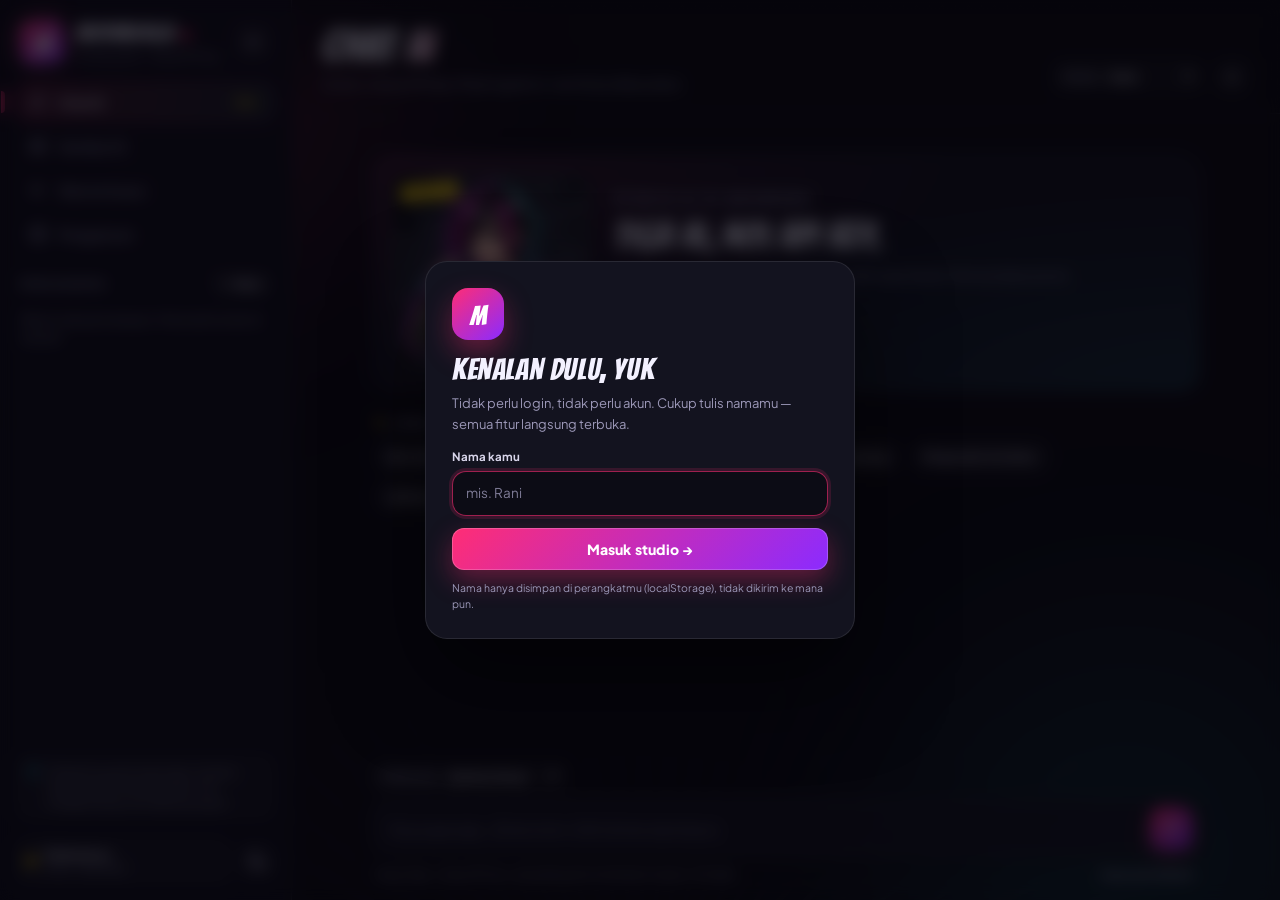
<file: index.html>
<!DOCTYPE html>
<html lang="id" data-theme="dark">
<head>
<meta charset="utf-8">
<meta name="viewport" content="width=device-width, initial-scale=1, viewport-fit=cover">
<title>ModManga AI — Chat, Gambar & Suara AI Gratis Tanpa API Key</title>
<meta name="description" content="Studio AI gratis tanpa API key: chat dengan AI, buat gambar AI, dan ubah teks jadi suara neural. Semua berjalan di browser, hasil tersimpan di perangkatmu.">
<meta name="theme-color" content="#0b0b12">
<meta name="color-scheme" content="dark light">
<meta name="author" content="ModManga AI">
<meta property="og:type" content="website">
<meta property="og:site_name" content="ModManga AI">
<meta property="og:locale" content="id_ID">
<meta property="og:title" content="ModManga AI — Studio AI Gratis Tanpa API Key">
<meta property="og:description" content="Chat AI, gambar AI, dan text-to-speech neural. Gratis, tanpa API key, tanpa server.">
<meta property="og:image" content="assets/og.jpg">
<meta name="twitter:card" content="summary_large_image">
<meta name="twitter:title" content="ModManga AI — Studio AI Gratis Tanpa API Key">
<meta name="twitter:description" content="Chat AI, gambar AI, dan suara neural. Gratis, tanpa API key, langsung di browser.">
<meta name="twitter:image" content="assets/og.jpg">
<link rel="icon" href="assets/icon.svg" type="image/svg+xml">
<link rel="apple-touch-icon" href="assets/icon-192.png">
<link rel="manifest" href="manifest.webmanifest">
<link rel="preconnect" href="https://fonts.googleapis.com">
<link rel="preconnect" href="https://fonts.gstatic.com" crossorigin>
<link href="https://fonts.googleapis.com/css2?family=Bangers&family=Plus+Jakarta+Sans:wght@400;500;600;700;800&family=JetBrains+Mono:wght@400;600&display=swap" rel="stylesheet">
<link rel="stylesheet" href="assets/css/app.css">
</head>
<body>

<!-- ==================== SPLASH LOADING ==================== -->
<div class="splash" id="splash" aria-live="polite" aria-label="Memuat ModManga AI">
  <div class="splash-grid" aria-hidden="true"></div>
  <div class="splash-glow" aria-hidden="true"></div>
  <div class="splash-inner">
    <div class="splash-logo" aria-hidden="true">
      <span class="splash-ring"></span>
      <span class="splash-ring is-slow"></span>
      <span class="splash-mark">M</span>
    </div>
    <div class="splash-brand">MODMANGA<span>AI</span></div>
    <p class="splash-tag">Studio gratis: chat, gambar, dan suara — tanpa API key.</p>
    <div class="splash-progress"><i id="splashBar"></i></div>
    <p class="splash-status" id="splashStatus">Menyalakan mesin…</p>
  </div>
  <p class="splash-foot">Malam Ink · v1.1</p>
  <noscript>
    <p style="position:absolute;bottom:48px;left:0;right:0;text-align:center;color:#b9b5cf;font-size:13px">
      JavaScript perlu diaktifkan untuk memakai studio ini.
    </p>
  </noscript>
  <script>
    /* jaring pengaman: jangan pernah biarkan splash menggantung */
    setTimeout(function () {
      var el = document.getElementById("splash");
      if (el) {
        el.classList.add("is-out");
        setTimeout(function () { el.remove(); }, 600);
      }
    }, 7000);
  </script>
</div>

<!-- ==================== NAMA PENGGUNA (tanpa login) ==================== -->
<div class="onboard" id="onboard" hidden>
  <div class="onboard-card" role="dialog" aria-modal="true" aria-labelledby="onboardTitle">
    <div class="onboard-badge" aria-hidden="true">M</div>
    <h2 id="onboardTitle">Kenalan dulu, yuk</h2>
    <p class="onboard-sub">Tidak perlu login, tidak perlu akun. Cukup tulis namamu — semua fitur langsung terbuka.</p>
    <form id="onboardForm">
      <label class="field">
        <span>Nama kamu</span>
        <input id="onboardName" type="text" maxlength="24" placeholder="mis. Rani" autocomplete="nickname" enterkeyhint="done" required>
      </label>
      <button class="primary-btn" type="submit">Masuk studio →</button>
    </form>
    <p class="onboard-note">Nama hanya disimpan di perangkatmu (localStorage), tidak dikirim ke mana pun.</p>
  </div>
</div>
<a class="skip-link" href="#main">Lompat ke konten</a>
<div class="bg-fx" aria-hidden="true">
  <div class="bg-glow bg-glow-a"></div>
  <div class="bg-glow bg-glow-b"></div>
  <div class="bg-halftone"></div>
  <div class="bg-lines"></div>
</div>

<div class="app" id="app">
  <!-- ==================== SIDEBAR ==================== -->
  <aside class="sidebar" id="sidebar" aria-label="Menu utama">
    <div class="brand">
      <div class="brand-mark" aria-hidden="true"><span>M</span></div>
      <div class="brand-text">
        <div class="brand-name">MODMANGA<span class="brand-dot">AI</span></div>
        <div class="brand-sub">Studio gratis · tanpa API key</div>
      </div>
      <button class="icon-btn sidebar-close" id="sidebarClose" aria-label="Tutup menu">
        <svg class="ico" aria-hidden="true"><use href="#i-close"></use></svg>
      </button>
    </div>

    <nav class="nav" aria-label="Navigasi utama">
      <a class="nav-item" href="#chat" data-nav="chat">
        <svg class="ico" aria-hidden="true"><use href="#i-chat"></use></svg>
        <span>Chat AI</span>
        <span class="nav-badge">30s</span>
      </a>
      <a class="nav-item" href="#gambar" data-nav="gambar">
        <svg class="ico" aria-hidden="true"><use href="#i-image"></use></svg>
        <span>Gambar AI</span>
      </a>
      <a class="nav-item" href="#suara" data-nav="suara">
        <svg class="ico" aria-hidden="true"><use href="#i-audio"></use></svg>
        <span>Teks ke Suara</span>
      </a>
      <a class="nav-item" href="#pengaturan" data-nav="pengaturan">
        <svg class="ico" aria-hidden="true"><use href="#i-settings"></use></svg>
        <span>Pengaturan</span>
      </a>
    </nav>

    <div class="side-chat" id="sideChat">
      <div class="side-head">
        <span>Percakapan</span>
        <button class="mini-btn" id="newChatBtn" type="button">
          <svg class="ico" aria-hidden="true"><use href="#i-plus"></use></svg> Baru
        </button>
      </div>
      <div class="conv-list" id="convList"></div>
      <p class="side-tip">
        <svg class="ico" aria-hidden="true"><use href="#i-info"></use></svg>
        Pollinations gratis tanpa login. Gambar langsung diproses tanpa jeda; chat mengikuti batas ±30 detik per pesan.
      </p>
    </div>

    <div class="side-foot">
      <button class="engine-status" id="engineStatus" type="button" title="Status mesin AI">
        <span class="dot dot-off" id="engineDot"></span>
        <span class="engine-status-text">
          <b id="engineStatusTitle">Pollinations</b>
          <small id="engineStatusSub">Gratis · tanpa login</small>
        </span>
      </button>
      <button class="icon-btn" id="themeToggle" type="button" aria-label="Ganti tema" title="Ganti tema">
        <svg class="ico ico-sun" aria-hidden="true"><use href="#i-sun"></use></svg>
        <svg class="ico ico-moon" aria-hidden="true"><use href="#i-moon"></use></svg>
      </button>
    </div>
  </aside>
  <div class="drawer-scrim" id="drawerScrim" hidden></div>

  <!-- ==================== MAIN ==================== -->
  <main class="main" id="main">
    <header class="mobile-bar">
      <button class="icon-btn" id="menuBtn" type="button" aria-label="Buka menu">
        <svg class="ico" aria-hidden="true"><use href="#i-menu"></use></svg>
      </button>
      <div class="brand-mini">MODMANGA<span>AI</span></div>
      <button class="icon-btn" id="themeToggleMobile" type="button" aria-label="Ganti tema">
        <svg class="ico ico-sun" aria-hidden="true"><use href="#i-sun"></use></svg>
        <svg class="ico ico-moon" aria-hidden="true"><use href="#i-moon"></use></svg>
      </button>
    </header>

    <!-- ==================== CHAT ==================== -->
    <section class="view" id="view-chat" data-view="chat" hidden>
      <header class="view-head">
        <div class="view-head-text">
          <h1 class="view-title">Chat AI</h1>
          <p class="view-sub" id="chatSubtitle">Gratis, tanpa API key. Mulai ngobrol, nanti bisa dibacakan.</p>
        </div>
        <div class="head-actions">
          <label class="select-wrap">
            <span>Mesin</span>
            <select id="chatEngine">
              <option value="auto">Auto</option>
              <option value="pollinations">Pollinations</option>
              <option value="puter">Hanzal AI</option>
              <option value="custom">API sendiri</option>
            </select>
          </label>
          <label class="select-wrap" id="chatModelWrap" hidden>
            <span>Model</span>
            <select id="chatModel"></select>
          </label>
          <button class="icon-btn" id="newChatTop" type="button" title="Percakapan baru" aria-label="Percakapan baru">
            <svg class="ico" aria-hidden="true"><use href="#i-plus"></use></svg>
          </button>
        </div>
      </header>

      <div class="chat-scroll" id="chatScroll">
        <div class="messages" id="messages" aria-live="polite" aria-relevant="additions text"></div>

        <div class="chat-empty" id="chatEmpty">
          <div class="hero-card">
            <div class="hero-art">
              <img src="assets/mascot.jpg" alt="Ilustrasi maskot ModManga AI bergaya manga" width="480" height="480" onerror="this.parentElement.classList.add('art-fallback')">
              <span class="hero-tag">GRATIS</span>
            </div>
            <div class="hero-copy">
              <p class="eyebrow">Studio AI di browser</p>
              <h2>Tiga AI, nol API key.</h2>
              <p>Ngobrol, bikin ilustrasi, lalu ubah tulisan jadi suara neural. Semua tanpa server dan tanpa kartu kredit.</p>
              <div class="hero-stats">
                <span><b>0</b> API key</span>
                <span><b>0</b> biaya</span>
                <span><b>100%</b> di perangkatmu</span>
              </div>
            </div>
          </div>

          <div class="suggest-wrap">
            <p class="suggest-label"><svg class="ico" aria-hidden="true"><use href="#i-sparkles"></use></svg> Coba mulai dari sini</p>
            <div class="chips" id="suggestionChips"></div>
          </div>
        </div>
      </div>

      <button class="scroll-bottom" id="scrollBottom" type="button" hidden aria-label="Ke pesan terbaru">
        <svg class="ico" aria-hidden="true"><use href="#i-arrow-down"></use></svg>
      </button>

      <form class="composer" id="composer" autocomplete="off">
        <div class="composer-top">
          <label class="select-wrap preset-pick">
            <span>Persona</span>
            <select id="chatPersona"></select>
          </label>
          <div class="cooldown" id="chatCooldown" hidden>
            <svg class="ico" aria-hidden="true"><use href="#i-clock"></use></svg>
            <span>Jeda <b id="chatCooldownValue">0s</b></span>
          </div>
        </div>
        <div class="composer-box">
          <textarea id="chatInput" rows="1" maxlength="4000" placeholder="Tanya apa saja… (Enter kirim, Shift+Enter baris baru)" aria-label="Pesan untuk AI"></textarea>
          <button type="submit" class="send-btn" id="sendBtn" aria-label="Kirim pesan">
            <svg class="ico" aria-hidden="true"><use href="#i-send"></use></svg>
          </button>
          <button type="button" class="send-btn stop" id="stopBtn" hidden aria-label="Hentikan">
            <svg class="ico" aria-hidden="true"><use href="#i-stop"></use></svg>
          </button>
        </div>
        <div class="composer-meta">
          <span id="chatHint">Tanpa login · tanpa API key · dijeda 30 detik oleh penyedia gratis</span>
          <button type="button" class="link-btn" id="clearChatBtn">Hapus percakapan</button>
        </div>
      </form>
    </section>

    <!-- ==================== GAMBAR ==================== -->
    <section class="view" id="view-gambar" data-view="gambar" hidden>
      <header class="view-head">
        <div class="view-head-text">
          <h1 class="view-title">Gambar AI</h1>
          <p class="view-sub">Tulis imajinasi, dapatkan ilustrasi. Hasil otomatis masuk galeri di perangkatmu.</p>
        </div>
        <div class="head-actions">
          <label class="select-wrap">
            <span>Mesin</span>
            <select id="imgEngine">
              <option value="pollinations">Pollinations · Flux</option>
              <option value="puter">Hanzal AI · FLUX / GPT Image</option>
            </select>
          </label>
          <label class="select-wrap" id="imgModelWrap" hidden>
            <span>Model</span>
            <select id="imgModel"></select>
          </label>
        </div>
      </header>

      <div class="studio">
        <form class="panel controls" id="imageForm">
          <div class="field">
            <div class="field-head">
              <label for="imgPrompt">Prompt</label>
              <button type="button" class="link-btn" id="imgSurprise">Kejutkan aku</button>
            </div>
            <textarea id="imgPrompt" rows="4" maxlength="1200" placeholder="Contoh: gadis berjaket bomber di gang Tokyo saat hujan neon, angle rendah, sinematik, detail tinggi"></textarea>
            <div class="char-count"><span id="imgCount">0</span>/1200</div>
          </div>

          <div class="field">
            <span class="field-label">Gaya</span>
            <div class="chips chips-sm" id="styleChips" role="group" aria-label="Gaya gambar"></div>
          </div>

          <div class="field">
            <span class="field-label">Rasio</span>
            <div class="chips chips-sm" id="ratioChips" role="group" aria-label="Rasio gambar"></div>
          </div>

          <div class="field field-row">
            <label class="check">
              <input type="checkbox" id="imgLockSeed">
              <span>Kunci seed</span>
            </label>
            <div class="seed-input">
              <input type="number" id="imgSeed" inputmode="numeric" value="42" aria-label="Seed gambar">
              <button type="button" class="icon-btn icon-btn-sm" id="imgRandomSeed" title="Acak seed" aria-label="Acak seed">
                <svg class="ico" aria-hidden="true"><use href="#i-shuffle"></use></svg>
              </button>
            </div>
          </div>

          <div class="field field-col">
            <label class="check"><input type="checkbox" id="imgEnhance" checked><span>Penyempurnaan prompt otomatis</span></label>
            <label class="check"><input type="checkbox" id="imgSafe"><span>Filter aman (keluarga)</span></label>
          </div>

          <button class="primary-btn" id="genBtn" type="submit">
            <svg class="ico" aria-hidden="true"><use href="#i-sparkles"></use></svg>
            <span>Buat gambar</span>
          </button>
          <p class="hint" id="imgHint">Pollinations gratis tanpa login · setiap klik langsung diproses, tanpa diminta menunggu.</p>
        </form>

        <div class="panel gallery-panel">
          <div class="gallery-head">
            <h2>Galeri <span class="count" id="galleryCount">0</span></h2>
            <button class="link-btn danger" id="clearGallery" type="button">Bersihkan</button>
          </div>

          <div class="img-status" id="imgStatus" hidden>
            <div class="gen-preview" id="genPreview">
              <div class="skeleton"></div>
              <div class="gen-overlay">
                <span class="gen-spark"><svg class="ico" aria-hidden="true"><use href="#i-sparkles"></use></svg></span>
                <b id="genStatusText">Menggambar…</b>
                <small id="genStatusTime">0 detik</small>
                <button type="button" class="ghost-btn" id="cancelGen">Batalkan</button>
              </div>
            </div>
            <p class="gen-prompt" id="genPrompt"></p>
          </div>

          <div class="gallery" id="gallery"></div>
          <div class="empty" id="galleryEmpty">
            <svg class="ico empty-ico" aria-hidden="true"><use href="#i-image"></use></svg>
            <b>Belum ada gambar</b>
            <p>Gambar yang kamu buat akan tersimpan di sini, lengkap dengan prompt-nya.</p>
          </div>
        </div>
      </div>
    </section>

    <!-- ==================== SUARA ==================== -->
    <section class="view" id="view-suara" data-view="suara" hidden>
      <header class="view-head">
        <div class="view-head-text">
          <h1 class="view-title">Teks ke Suara</h1>
          <p class="view-sub">Suara neural multibahasa. Langsung di browser atau lewat mesin AI premium.</p>
        </div>
        <div class="head-actions">
          <div class="segmented" id="ttsEngineSwitch" role="tablist" aria-label="Mesin suara">
            <button type="button" data-tts-engine="browser" class="is-active" role="tab" aria-selected="true">Browser</button>
            <button type="button" data-tts-engine="puter" role="tab" aria-selected="false">Hanzal AI</button>
          </div>
        </div>
      </header>

      <div class="studio studio-tts">
        <div class="panel controls">
          <div class="field">
            <div class="field-head">
              <label for="ttsText">Naskah</label>
              <span class="char-count"><span id="ttsCount">0</span> karakter · tanpa batas</span>
            </div>
            <textarea id="ttsText" rows="7" placeholder="Tulis atau tempel teks sepanjang apa pun di sini…">Selamat datang di ModManga AI. Studio gratis untuk ngobrol, menggambar, dan bersuara — tanpa satu pun API key.</textarea>
            <div class="chips chips-sm" id="ttsSamples" role="group" aria-label="Contoh naskah"></div>
          </div>

          <!-- Browser engine -->
          <div id="browserControls">
            <div class="field">
              <label for="ttsBrowserVoice">Suara</label>
              <select id="ttsBrowserVoice" class="wide-select"></select>
            </div>
            <div class="range-row">
              <label class="range">
                <span>Kecepatan <b id="ttsRateVal">1.0×</b></span>
                <input type="range" id="ttsRate" min="0.5" max="1.8" step="0.1" value="1">
              </label>
              <label class="range">
                <span>Nada <b id="ttsPitchVal">1.0</b></span>
                <input type="range" id="ttsPitch" min="0.5" max="1.6" step="0.1" value="1">
              </label>
            </div>
            <p class="hint">Memakai mesin suara bawaan perangkat. Instan, gratis, bisa offline, dan tanpa batas karakter (teks panjang dibacakan per bagian). Untuk mengunduh audio, pilih mesin Puter.</p>
          </div>

          <!-- Puter engine -->
          <div id="puterControls" hidden>
            <div class="field-grid">
              <div class="field">
                <label for="ttsProvider">Penyedia</label>
                <select id="ttsProvider" class="wide-select">
                  <option value="gemini">Google Gemini TTS</option>
                  <option value="openai">OpenAI TTS</option>
                  <option value="elevenlabs">ElevenLabs</option>
                  <option value="aws-polly">AWS Polly</option>
                </select>
              </div>
              <div class="field">
                <label for="ttsVoice">Karakter suara</label>
                <select id="ttsVoice" class="wide-select"></select>
              </div>
            </div>
            <div class="field">
              <label for="ttsStyle">Gaya bicara <span class="label-note">(opsional)</span></label>
              <input type="text" id="ttsStyle" maxlength="300" placeholder="Contoh: hangat, santai, seperti narator cerita" value="Bicara dalam Bahasa Indonesia yang natural, hangat, dan jelas.">
            </div>
            <p class="hint">Hanzal AI butuh login akun Puter gratis (bukan API key). Login sekali di popup Puter, setelah itu suara neural & unduhan aktif. Biaya pemakaian ditanggung akunmu sendiri.</p>
          </div>

          <button class="primary-btn" id="ttsBtn" type="button">
            <svg class="ico" aria-hidden="true"><use href="#i-play"></use></svg>
            <span>Bacakan</span>
          </button>
        </div>

        <div class="panel player-panel">
          <div class="player-head">
            <h2>Pemutar</h2>
            <span class="engine-chip" id="ttsEngineChip">Browser</span>
          </div>

          <div class="player" id="player">
            <div class="wave" id="wave" aria-hidden="true">
              <span></span><span></span><span></span><span></span><span></span><span></span><span></span><span></span><span></span><span></span><span></span><span></span><span></span><span></span><span></span><span></span><span></span><span></span><span></span><span></span>
            </div>
            <div class="player-empty" id="playerEmpty">
              <svg class="ico empty-ico" aria-hidden="true"><use href="#i-audio"></use></svg>
              <b>Belum ada suara</b>
              <p>Tulis naskah, pilih suara, lalu tekan Bacakan.</p>
            </div>
            <div class="player-body" id="playerBody" hidden>
              <div class="player-controls">
                <button class="round-btn" id="playPause" type="button" aria-label="Putar">
                  <svg class="ico ico-play" aria-hidden="true"><use href="#i-play"></use></svg>
                  <svg class="ico ico-pause" aria-hidden="true"><use href="#i-pause"></use></svg>
                </button>
                <div class="player-info">
                  <b id="playerTitle">Suara AI</b>
                  <small id="playerMeta">—</small>
                </div>
                <a class="icon-btn" id="downloadAudio" download="modmanga-suara.mp3" title="Unduh audio" aria-label="Unduh audio">
                  <svg class="ico" aria-hidden="true"><use href="#i-download"></use></svg>
                </a>
              </div>
              <audio id="audioEl" controls preload="metadata"></audio>
            </div>
          </div>

          <div class="history">
            <h3>Riwayat sesi</h3>
            <div id="ttsHistory" class="history-list"></div>
            <p class="empty-mini" id="ttsHistoryEmpty">Belum ada riwayat.</p>
          </div>
        </div>
      </div>
    </section>

    <!-- ==================== PENGATURAN ==================== -->
    <section class="view" id="view-pengaturan" data-view="pengaturan" hidden>
      <header class="view-head">
        <div class="view-head-text">
          <h1 class="view-title">Pengaturan</h1>
          <p class="view-sub">Semua pengaturan disimpan di browser ini saja.</p>
        </div>
      </header>

      <div class="settings">
        <section class="panel setting-card" id="profileCard">
          <div class="setting-head">
            <h2>Profil</h2>
            <p>Nama panggilanmu. Tanpa akun, tanpa login — cukup nama.</p>
          </div>
          <div class="field-row">
            <div class="field">
              <label for="setProfileName">Nama</label>
              <input id="setProfileName" type="text" maxlength="24" placeholder="Nama kamu" autocomplete="nickname">
            </div>
            <button class="primary-btn sm" id="saveProfileName" type="button">Simpan nama</button>
          </div>
          <p class="hint">Tersimpan lokal. Dipakai untuk menyapamu di studio.</p>
        </section>

        <section class="panel setting-card">
          <div class="setting-head">
            <h2>Tampilan</h2>
            <p>Pilih suasana ruang kerjamu.</p>
          </div>
          <div class="theme-cards" id="themeCards">
            <button class="theme-card" data-set-theme="dark" type="button">
              <span class="theme-swatch swatch-dark"></span>
              <b>Malam Ink</b>
              <small>Gelap, neon, fokus</small>
            </button>
            <button class="theme-card" data-set-theme="light" type="button">
              <span class="theme-swatch swatch-light"></span>
              <b>Kertas Manga</b>
              <small>Terang, bersih, cetak</small>
            </button>
          </div>
        </section>

        <section class="panel setting-card">
          <div class="setting-head">
            <h2>Mesin AI</h2>
            <p>Atur mesin default untuk chat dan gambar.</p>
          </div>
          <div class="field-grid">
            <div class="field">
              <label for="setChatEngine">Chat default</label>
              <select id="setChatEngine" class="wide-select">
                <option value="auto">Auto (rekomendasi)</option>
                <option value="pollinations">Pollinations — tanpa login</option>
                <option value="puter">Hanzal AI — perlu login Puter</option>
                <option value="custom">API sendiri (OpenAI-compatible)</option>
              </select>
            </div>
            <div class="field">
              <label for="setImageEngine">Gambar default</label>
              <select id="setImageEngine" class="wide-select">
                <option value="pollinations">Pollinations Flux</option>
                <option value="puter">Hanzal AI · FLUX / GPT Image</option>
              </select>
            </div>
          </div>
        </section>

        <section class="panel setting-card" id="puterCard">
          <div class="setting-head">
            <h2>Hanzal AI <span class="tag-opt">perlu login Puter</span></h2>
            <p>Opsional. Hanzal AI memakai <b>akun gratis Puter</b> — login sekali lewat popup, lalu dapat model kelas atas, chat tanpa jeda 30 detik, dan suara neural yang bisa diunduh.</p>
          </div>
          <div class="account-row">
            <div class="account-info">
              <span class="avatar-round" id="puterAvatar"><svg class="ico" aria-hidden="true"><use href="#i-user"></use></svg></span>
              <div>
                <b id="puterUser">Belum login ke Puter</b>
                <small id="puterUserSub">Hanzal AI butuh akun gratis Puter. Login sekali, tanpa API key.</small>
              </div>
            </div>
            <div class="account-actions">
              <button class="primary-btn sm" id="puterConnect" type="button">Login ke Puter</button>
              <button class="ghost-btn" id="puterSignOut" type="button" hidden>Keluar</button>
            </div>
          </div>
          <ul class="bullets">
            <li><b>Model:</b> GPT, Claude, Gemini, Grok, DeepSeek, Qwen, Llama, dan 400+ lainnya.</li>
            <li><b>Suara:</b> OpenAI, Gemini, ElevenLabs, AWS Polly.</li>
            <li><b>Biaya:</b> ditanggung masing-masing akun pengguna (model User-Pays), developer bayar nol.</li>
          </ul>
          <p class="hint">Dengan menekan Login ke Puter, kamu menyetujui <a href="https://puter.com" target="_blank" rel="noopener">Syarat Puter</a>. Aplikasi ini memakai <a href="https://developer.puter.com" target="_blank" rel="noopener">Puter.js</a>.</p>
        </section>

        <section class="panel setting-card">
          <div class="setting-head">
            <h2>API sendiri <span class="tag-opt">opsional</span></h2>
            <p>Punya endpoint OpenAI-compatible gratis (Groq, OpenRouter, Ollama, dsb)? Pasang di sini. Kunci disimpan hanya di browser ini.</p>
          </div>
          <div class="field">
            <label for="setCustomBase">Base URL</label>
            <input type="url" id="setCustomBase" placeholder="https://api.groq.com/openai/v1" autocomplete="off">
          </div>
          <div class="field-grid">
            <div class="field">
              <label for="setCustomKey">API key</label>
              <input type="password" id="setCustomKey" placeholder="gsk_…" autocomplete="off">
            </div>
            <div class="field">
              <label for="setCustomModel">Model</label>
              <input type="text" id="setCustomModel" placeholder="llama-3.3-70b-versatile" autocomplete="off">
            </div>
          </div>
          <div class="account-actions start">
            <button class="primary-btn sm" id="saveCustom" type="button">Simpan</button>
            <button class="ghost-btn" id="testCustom" type="button">Tes koneksi</button>
            <button class="link-btn danger" id="clearCustom" type="button">Hapus</button>
          </div>
          <p class="hint" id="customStatus"></p>
        </section>

        <section class="panel setting-card">
          <div class="setting-head">
            <h2>Data &amp; privasi</h2>
            <p>Percakapan, gambar, dan pengaturan tersimpan lokal. Tidak ada server milik kami.</p>
          </div>
          <div class="storage-stats" id="storageStats"></div>
          <div class="account-actions start">
            <button class="ghost-btn" id="exportData" type="button">
              <svg class="ico" aria-hidden="true"><use href="#i-download"></use></svg> Ekspor data
            </button>
            <button class="link-btn danger" id="clearAllData" type="button">Hapus semua data</button>
          </div>
        </section>

        <section class="panel setting-card">
          <div class="setting-head">
            <h2>Tentang &amp; FAQ</h2>
            <p>Bagaimana ini bisa gratis?</p>
          </div>
          <details class="faq">
            <summary>Benarkah tanpa API key?</summary>
            <p>Benar. Chat dan gambar memakai API publik <a href="https://pollinations.ai" target="_blank" rel="noopener">Pollinations</a> yang tidak memerlukan kunci maupun pendaftaran. Suara memakai mesin suara bawaan browser. Fitur tambahan (Hanzal AI) memakai akun gratis Puter, bukan API key.</p>
          </details>
          <details class="faq">
            <summary>Apakah gambar harus menunggu 45 detik?</summary>
            <p>Tidak. Tidak ada jeda buatan untuk gambar: setiap klik langsung diproses, dan klik berikutnya masuk antrean sehingga beberapa gambar bisa dibuat berurutan tanpa disuruh menunggu. Kalau penyedia publik sedang ramai, permintaan diulang otomatis di latar belakang. Chat tetap mengikuti batas penyedia (±30 detik per pesan) — login ke Hanzal AI (akun gratis Puter) bila ingin langsung tanpa jeda.</p>
          </details>
          <details class="faq">
            <summary>Apakah dataku dikirim ke suatu tempat?</summary>
            <p>Hanya teks yang kamu kirim ke penyedia AI saat meminta jawaban. Riwayat percakapan, galeri, dan pengaturan tetap di perangkatmu (localStorage &amp; IndexedDB) dan tidak pernah kami unggah.</p>
          </details>
          <details class="faq">
            <summary>Suara browser kedengarannya berbeda di tiap perangkat?</summary>
            <p>Mesin suara bawaan bergantung pada sistem operasi dan browser. Chrome di Android/desktop biasanya punya suara Bahasa Indonesia yang natural. Untuk hasil paling realistis dan bisa diunduh MP3/WAV, pakai Hanzal AI (login Puter).</p>
          </details>
          <details class="faq">
            <summary>Boleh dipakai komersial?</summary>
            <p>Kode aplikasi ini bebas kamu pakai. Untuk hasil gambar dan suara, ikuti ketentuan masing-masing penyedia (Pollinations, Hanzal AI/Puter, dan model di baliknya).</p>
          </details>
          <p class="about-foot">
            ModManga AI · dibuat untuk <a href="https://github.com/arumirawan358-hash/modmanga" target="_blank" rel="noopener">GitHub Pages</a> ·
            didukung <a href="https://pollinations.ai" target="_blank" rel="noopener">Pollinations</a> &amp;
            <a href="https://developer.puter.com" target="_blank" rel="noopener">Puter</a>
          </p>
        </section>
      </div>
    </section>
  </main>

  <nav class="tabbar" aria-label="Navigasi cepat">
    <a class="tab" href="#chat" data-nav="chat">
      <svg class="ico" aria-hidden="true"><use href="#i-chat"></use></svg><span>Chat</span>
    </a>
    <a class="tab" href="#gambar" data-nav="gambar">
      <svg class="ico" aria-hidden="true"><use href="#i-image"></use></svg><span>Gambar</span>
    </a>
    <a class="tab" href="#suara" data-nav="suara">
      <svg class="ico" aria-hidden="true"><use href="#i-audio"></use></svg><span>Suara</span>
    </a>
    <a class="tab" href="#pengaturan" data-nav="pengaturan">
      <svg class="ico" aria-hidden="true"><use href="#i-settings"></use></svg><span>Atur</span>
    </a>
  </nav>
</div>

<!-- ==================== LIGHTBOX ==================== -->
<dialog class="lightbox" id="lightbox" aria-label="Pratinjau gambar">
  <div class="lightbox-inner">
    <button class="icon-btn lightbox-close" id="lightboxClose" type="button" aria-label="Tutup">
      <svg class="ico" aria-hidden="true"><use href="#i-close"></use></svg>
    </button>
    <img id="lightboxImg" alt="Pratinjau gambar hasil AI">
    <div class="lightbox-bar">
      <p id="lightboxPrompt"></p>
      <div class="lightbox-actions">
        <button class="ghost-btn" id="lightboxCopy" type="button">
          <svg class="ico" aria-hidden="true"><use href="#i-copy"></use></svg> Salin prompt
        </button>
        <button class="ghost-btn" id="lightboxReuse" type="button">
          <svg class="ico" aria-hidden="true"><use href="#i-refresh"></use></svg> Pakai lagi
        </button>
        <a class="primary-btn sm" id="lightboxDownload" download="modmanga-gambar.jpg">
          <svg class="ico" aria-hidden="true"><use href="#i-download"></use></svg> Unduh
        </a>
      </div>
    </div>
  </div>
</dialog>

<div class="toasts" id="toasts" aria-live="polite" aria-atomic="false"></div>
<noscript>
  <div class="noscript">Aplikasi ini memerlukan JavaScript untuk berjalan.</div>
</noscript>

<!-- ==================== ICON SPRITE ==================== -->
<svg xmlns="http://www.w3.org/2000/svg" class="sprite" aria-hidden="true" focusable="false">
  <defs>
    <symbol id="i-chat" viewBox="0 0 24 24"><path d="M21 11.5a8.4 8.4 0 0 1-9 8.4 9.9 9.9 0 0 1-3.6-.7L3 21l1.8-4.5A8.2 8.2 0 0 1 3 11.5 8.5 8.5 0 0 1 12 3a8.5 8.5 0 0 1 9 8.5z"/></symbol>
    <symbol id="i-image" viewBox="0 0 24 24"><rect x="3" y="4" width="18" height="16" rx="2"/><circle cx="9" cy="10" r="1.6"/><path d="m21 16-5-5-6 6-3-3-4 4"/></symbol>
    <symbol id="i-audio" viewBox="0 0 24 24"><path d="M3 10v4M7 7v10M11 4v16M15 8v8M19 11v2"/></symbol>
    <symbol id="i-settings" viewBox="0 0 24 24"><circle cx="12" cy="12" r="3"/><path d="M19.4 15a1.7 1.7 0 0 0 .3 1.9l.1.1a2 2 0 1 1-2.8 2.8l-.1-.1a1.7 1.7 0 0 0-1.9-.3 1.7 1.7 0 0 0-1 1.5V21a2 2 0 1 1-4 0v-.1a1.7 1.7 0 0 0-1.1-1.5 1.7 1.7 0 0 0-1.9.3l-.1.1a2 2 0 1 1-2.8-2.8l.1-.1a1.7 1.7 0 0 0 .3-1.9 1.7 1.7 0 0 0-1.5-1H3a2 2 0 1 1 0-4h.1a1.7 1.7 0 0 0 1.5-1.1 1.7 1.7 0 0 0-.3-1.9l-.1-.1a2 2 0 1 1 2.8-2.8l.1.1a1.7 1.7 0 0 0 1.9.3H9a1.7 1.7 0 0 0 1-1.5V3a2 2 0 1 1 4 0v.1a1.7 1.7 0 0 0 1 1.5 1.7 1.7 0 0 0 1.9-.3l.1-.1a2 2 0 1 1 2.8 2.8l-.1.1a1.7 1.7 0 0 0-.3 1.9V9a1.7 1.7 0 0 0 1.5 1H21a2 2 0 1 1 0 4h-.1a1.7 1.7 0 0 0-1.5 1z"/></symbol>
    <symbol id="i-plus" viewBox="0 0 24 24"><path d="M12 5v14M5 12h14"/></symbol>
    <symbol id="i-menu" viewBox="0 0 24 24"><path d="M3 6h18M3 12h18M3 18h18"/></symbol>
    <symbol id="i-close" viewBox="0 0 24 24"><path d="M18 6 6 18M6 6l12 12"/></symbol>
    <symbol id="i-send" viewBox="0 0 24 24"><path d="M12 19V5M6 11l6-6 6 6"/></symbol>
    <symbol id="i-stop" viewBox="0 0 24 24"><rect x="6" y="6" width="12" height="12" rx="2"/></symbol>
    <symbol id="i-copy" viewBox="0 0 24 24"><rect x="9" y="9" width="12" height="12" rx="2"/><path d="M5 15H4a2 2 0 0 1-2-2V4a2 2 0 0 1 2-2h9a2 2 0 0 1 2 2v1"/></symbol>
    <symbol id="i-trash" viewBox="0 0 24 24"><path d="M3 6h18M8 6V4h8v2M19 6l-1 14H6L5 6M10 11v5M14 11v5"/></symbol>
    <symbol id="i-download" viewBox="0 0 24 24"><path d="M12 3v12M7 11l5 5 5-5M4 21h16"/></symbol>
    <symbol id="i-refresh" viewBox="0 0 24 24"><path d="M21 12a9 9 0 1 1-3-6.7M21 3v6h-6"/></symbol>
    <symbol id="i-sparkles" viewBox="0 0 24 24"><path d="M12 3l1.8 4.7L18.5 9.5l-4.7 1.8L12 16l-1.8-4.7L5.5 9.5l4.7-1.8z"/><path d="M18 15l.9 2.1L21 18l-2.1.9L18 21l-.9-2.1L15 18l2.1-.9z"/></symbol>
    <symbol id="i-sun" viewBox="0 0 24 24"><circle cx="12" cy="12" r="4.2"/><path d="M12 2v2M12 20v2M2 12h2M20 12h2M4.9 4.9l1.5 1.5M17.6 17.6l1.5 1.5M19.1 4.9l-1.5 1.5M6.4 17.6l-1.5 1.5"/></symbol>
    <symbol id="i-moon" viewBox="0 0 24 24"><path d="M21 12.8A8.5 8.5 0 1 1 11.2 3a6.7 6.7 0 0 0 9.8 9.8z"/></symbol>
    <symbol id="i-arrow-down" viewBox="0 0 24 24"><path d="M12 5v14M6 13l6 6 6-6"/></symbol>
    <symbol id="i-shuffle" viewBox="0 0 24 24"><path d="M16 3h5v5M21 3l-7 7M8 21H3v-5M3 21l7-7M21 16v5h-5M15 15l6 6M3 3l6 6"/></symbol>
    <symbol id="i-play" viewBox="0 0 24 24"><path d="M7 4.5v15l13-7.5z"/></symbol>
    <symbol id="i-pause" viewBox="0 0 24 24"><path d="M9 4v16M15 4v16"/></symbol>
    <symbol id="i-user" viewBox="0 0 24 24"><circle cx="12" cy="8" r="4"/><path d="M4 21a8 8 0 0 1 16 0"/></symbol>
    <symbol id="i-bot" viewBox="0 0 24 24"><rect x="4" y="8" width="16" height="12" rx="3"/><path d="M12 4v4M9 14h.01M15 14h.01M9 18h6"/></symbol>
    <symbol id="i-info" viewBox="0 0 24 24"><circle cx="12" cy="12" r="9"/><path d="M12 11v5M12 8h.01"/></symbol>
    <symbol id="i-clock" viewBox="0 0 24 24"><circle cx="12" cy="12" r="9"/><path d="M12 7v5l3 2"/></symbol>
    <symbol id="i-check" viewBox="0 0 24 24"><path d="m4 12 5 5L20 6"/></symbol>
    <symbol id="i-alert" viewBox="0 0 24 24"><path d="M12 3 2 20h20zM12 9v5M12 17h.01"/></symbol>
    <symbol id="i-key" viewBox="0 0 24 24"><circle cx="8" cy="15" r="4"/><path d="m11 12 9-9 3 3-2 2 2 2-3 3-2-2-2 2"/></symbol>
    <symbol id="i-zap" viewBox="0 0 24 24"><path d="M13 2 4 14h7l-1 8 9-12h-7z"/></symbol>
    <symbol id="i-link" viewBox="0 0 24 24"><path d="M10 13a5 5 0 0 0 7 0l2-2a5 5 0 0 0-7-7l-1 1"/><path d="M14 11a5 5 0 0 0-7 0l-2 2a5 5 0 0 0 7 7l1-1"/></symbol>
  </defs>
</svg>

<script type="module" src="assets/js/app.js"></script>
</body>
</html>
</file>
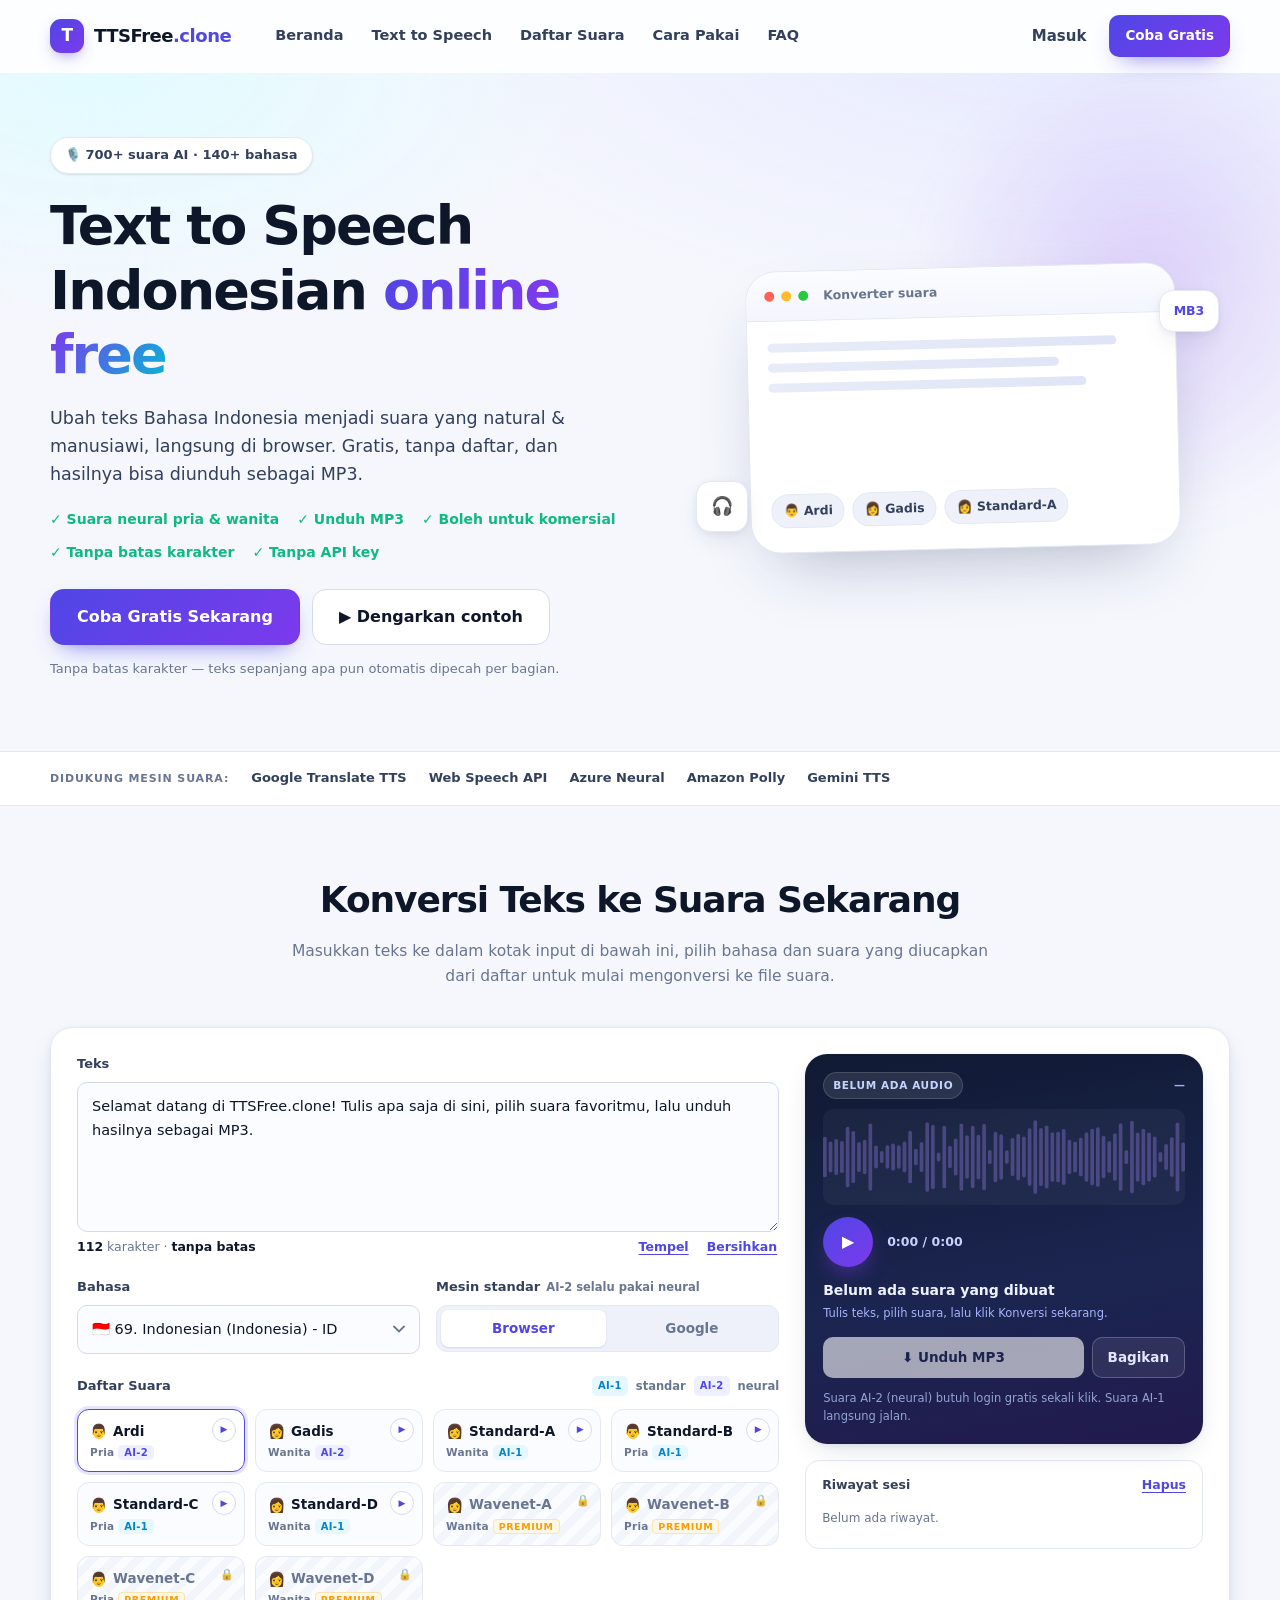
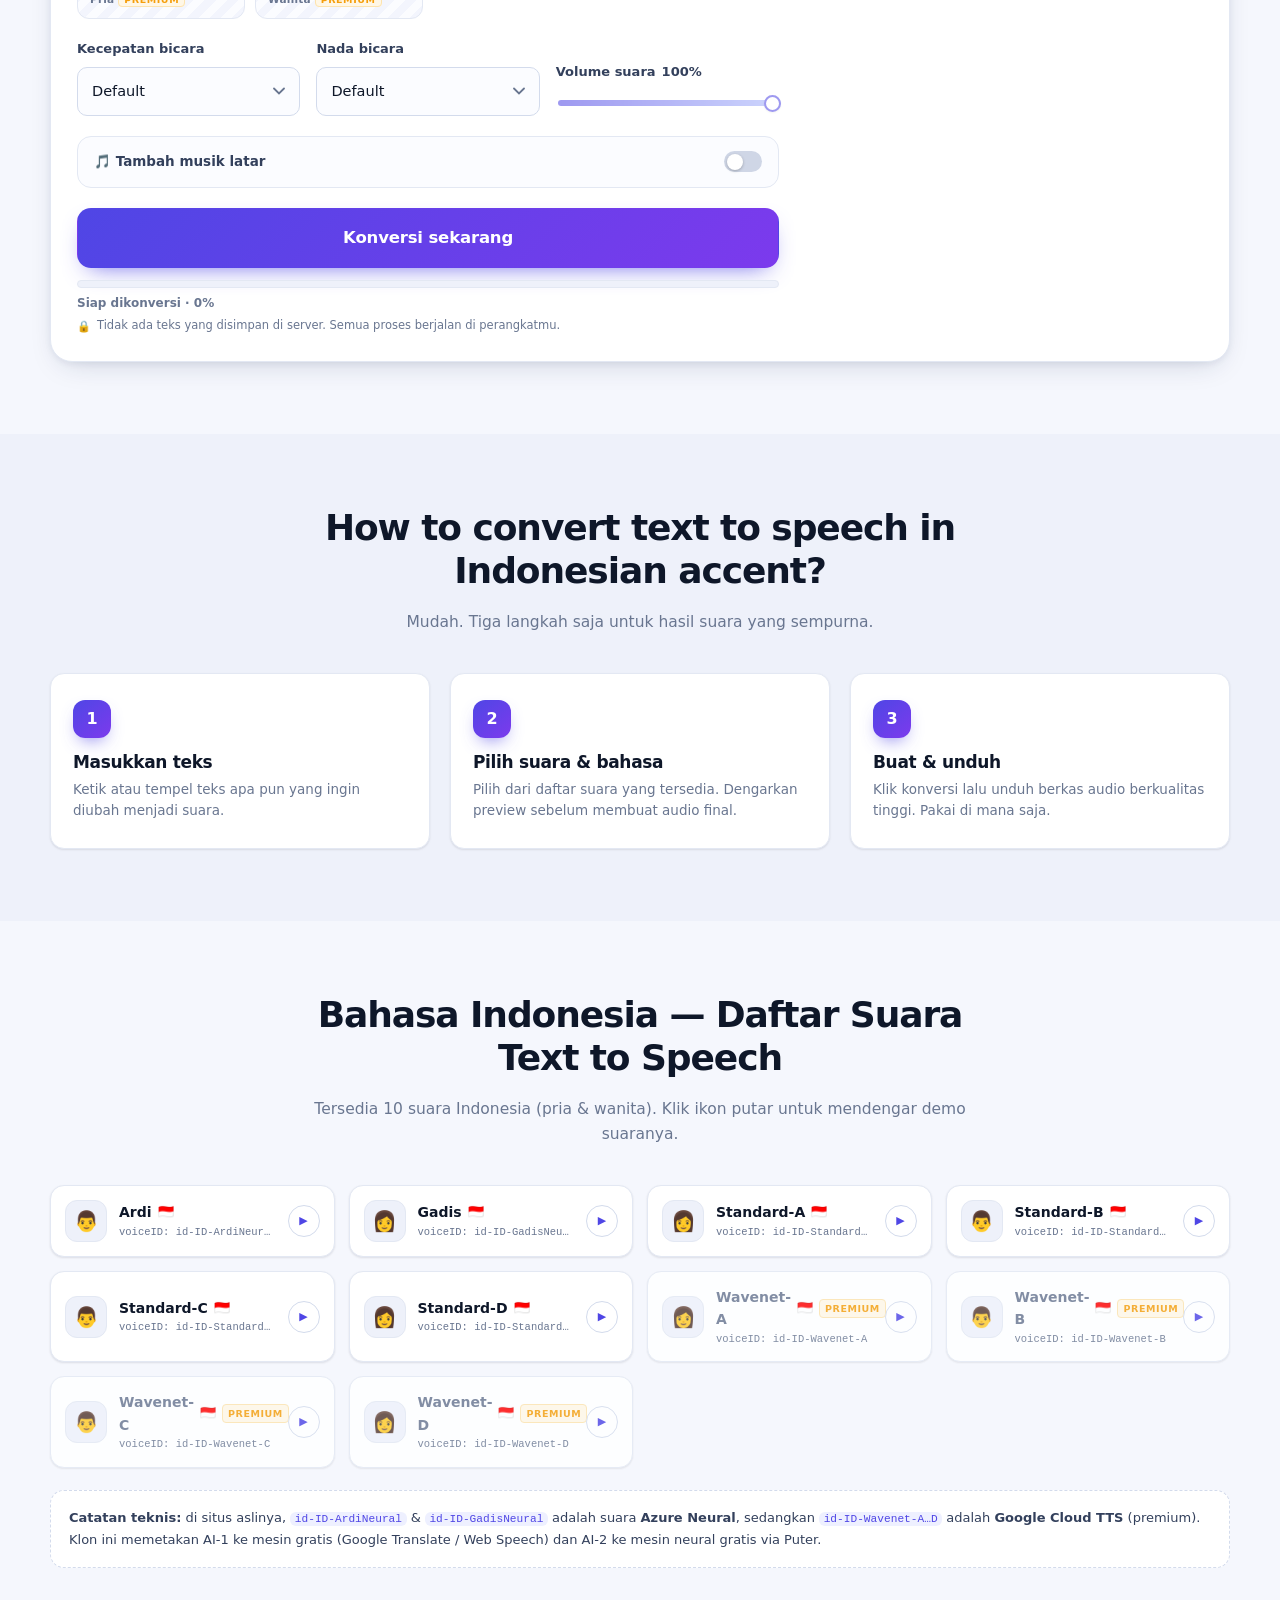
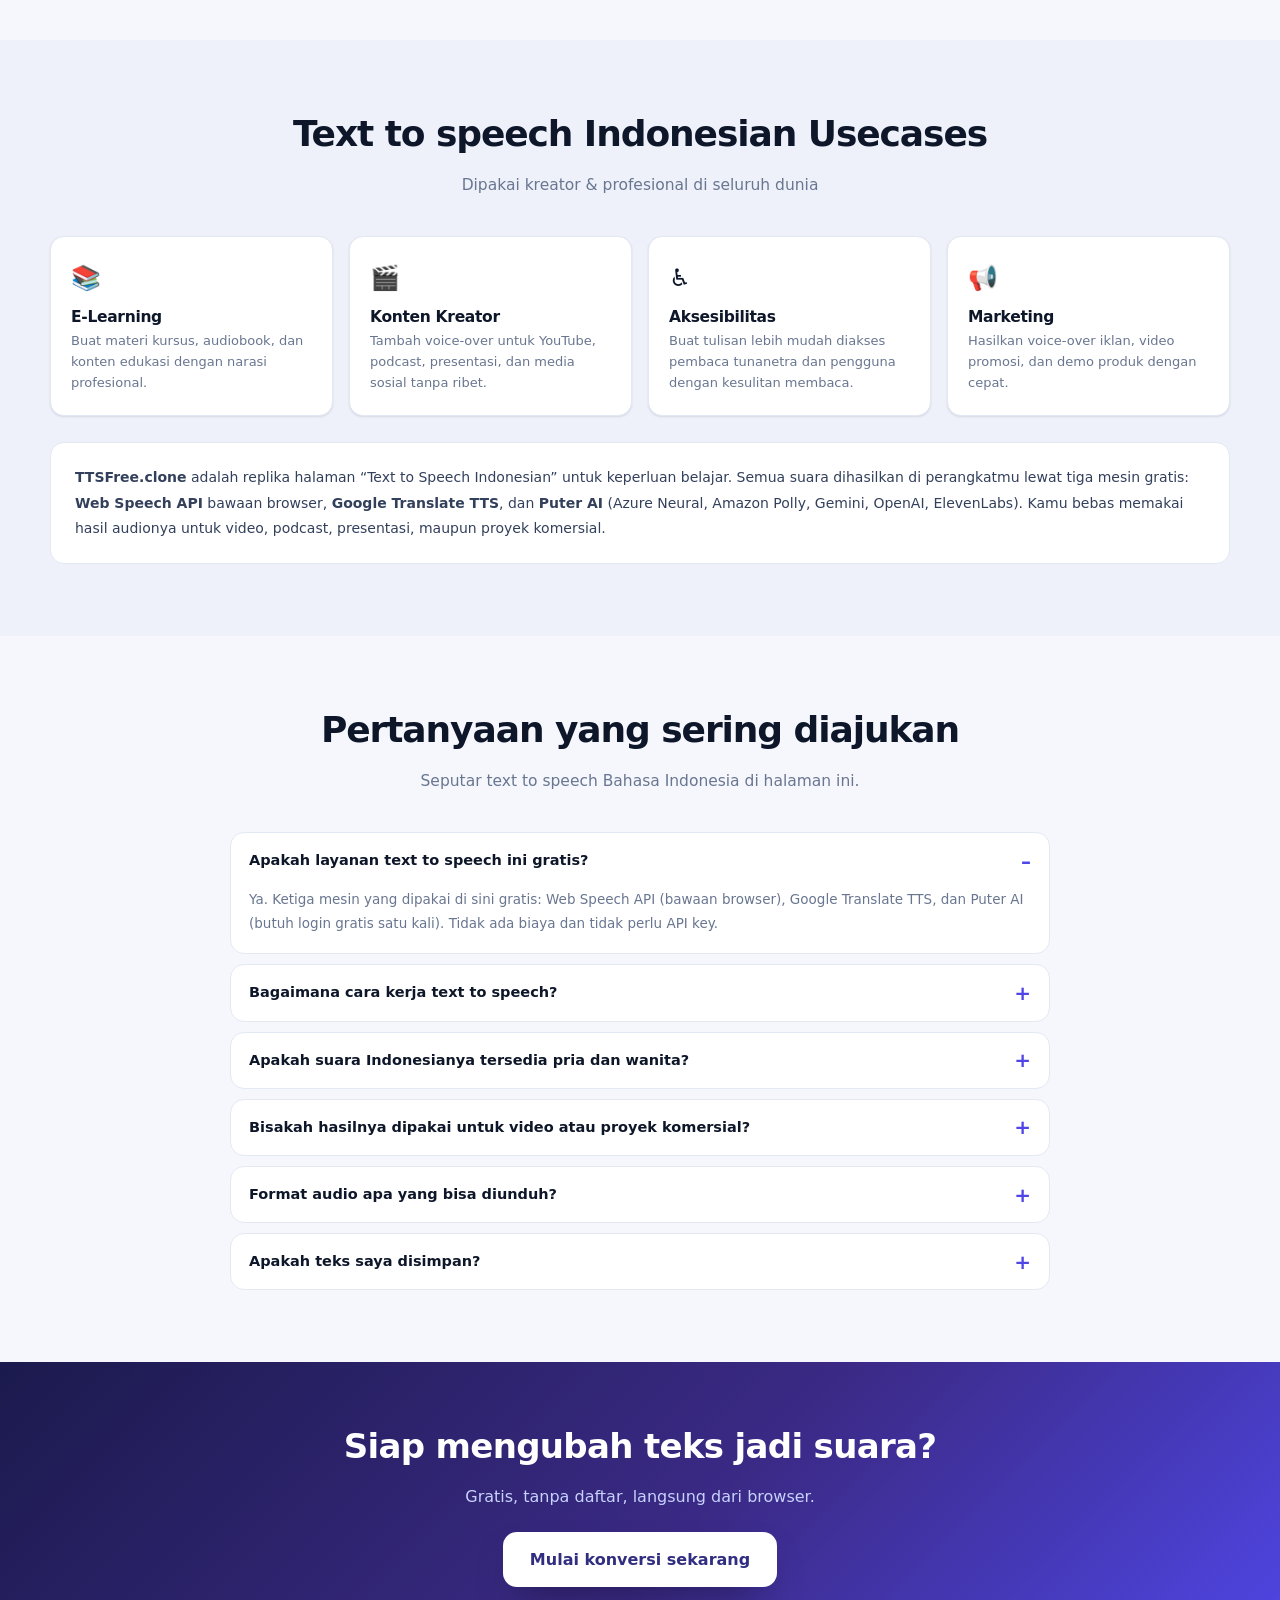
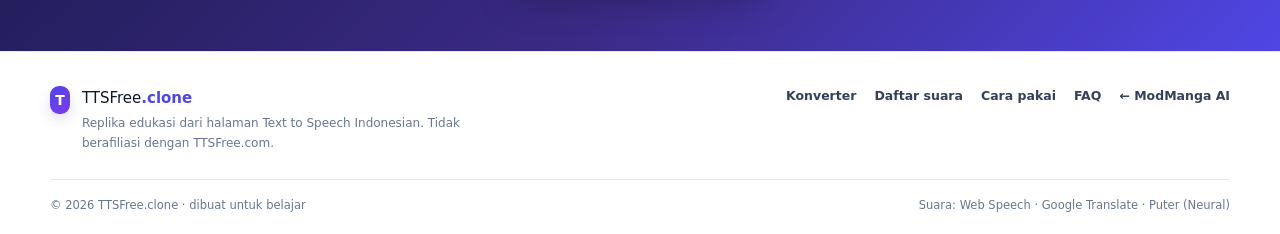
<file: ttsfree-clone/index.html>
<!DOCTYPE html>
<html lang="id">
<head>
<meta charset="utf-8">
<meta name="viewport" content="width=device-width, initial-scale=1">
<title>Text to Speech Indonesian online free — TTS Klon (Suara AI Gratis)</title>
<meta name="description" content="Klon halaman TTSFree Indonesian: ubah teks jadi suara Bahasa Indonesia natural, gratis, bisa unduh MP3. 3 mesin suara: Browser, Google, dan Neural.">
<meta name="theme-color" content="#4f46e5">
<link rel="stylesheet" href="assets/style.css">
</head>
<body id="top">

<!-- ============ HEADER ============ -->
<header class="site-header" id="siteHeader">
  <div class="wrap header-inner">
    <a class="brand" href="#top" aria-label="Beranda TTS Klon">
      <span class="brand-mark" aria-hidden="true">T</span>
      <span class="brand-name">TTSFree<em>.clone</em></span>
    </a>

    <nav class="nav" id="mainNav" aria-label="Navigasi utama">
      <a href="#top">Beranda</a>
      <a href="#try-now">Text to Speech</a>
      <a href="#voices">Daftar Suara</a>
      <a href="#how">Cara Pakai</a>
      <a href="#faq">FAQ</a>
    </nav>

    <div class="header-actions">
      <button class="btn-ghost" id="loginBtn" type="button">Masuk</button>
      <a class="btn-primary btn-sm" href="#try-now">Coba Gratis</a>
      <button class="burger" id="burger" type="button" aria-label="Buka menu" aria-expanded="false">
        <span></span><span></span><span></span>
      </button>
    </div>
  </div>
</header>

<!-- ============ HERO ============ -->
<section class="hero">
  <div class="hero-glow" aria-hidden="true"></div>
  <div class="wrap hero-inner">
    <div class="hero-copy">
      <span class="pill">🎙️ 700+ suara AI · 140+ bahasa</span>
      <h1>Text to Speech Indonesian <span class="grad">online free</span></h1>
      <p class="lede">
        Ubah teks Bahasa Indonesia menjadi suara yang natural &amp; manusiawi, langsung di browser.
        Gratis, tanpa daftar, dan hasilnya bisa diunduh sebagai MP3.
      </p>
      <ul class="checks">
        <li>✓ Suara neural pria &amp; wanita</li>
        <li>✓ Unduh MP3</li>
        <li>✓ Boleh untuk komersial</li>
        <li>✓ Tanpa batas karakter</li>
        <li>✓ Tanpa API key</li>
      </ul>
      <div class="hero-cta">
        <a class="btn-primary btn-lg" href="#try-now">Coba Gratis Sekarang</a>
        <button class="btn-outline btn-lg" id="demoBtn" type="button">▶ Dengarkan contoh</button>
      </div>
      <p class="hero-note">Tanpa batas karakter — teks sepanjang apa pun otomatis dipecah per bagian.</p>
    </div>

    <div class="hero-art" aria-hidden="true">
      <div class="art-card">
        <div class="art-head">
          <span class="dot red"></span><span class="dot amber"></span><span class="dot green"></span>
          <span class="art-title">Konverter suara</span>
        </div>
        <div class="art-body">
          <div class="art-line w90"></div>
          <div class="art-line w75"></div>
          <div class="art-line w82"></div>
          <div class="art-wave">
            <i></i><i></i><i></i><i></i><i></i><i></i><i></i><i></i><i></i><i></i><i></i><i></i><i></i><i></i><i></i><i></i><i></i><i></i>
          </div>
          <div class="art-voices">
            <span class="chip-voice">👨 Ardi</span>
            <span class="chip-voice">👩 Gadis</span>
            <span class="chip-voice">👩 Standard-A</span>
          </div>
        </div>
      </div>
      <div class="float-badge fb-1">MB3</div>
      <div class="float-badge fb-2">🎧</div>
    </div>
  </div>
</section>

<!-- ============ MARQUEE / TRUST ============ -->
<div class="trust">
  <div class="wrap trust-inner">
    <span>Didukung mesin suara:</span>
    <b>Google Translate TTS</b><b>Web Speech API</b><b>Azure Neural</b><b>Amazon Polly</b><b>Gemini TTS</b>
  </div>
</div>

<!-- ============ CONVERTER ============ -->
<section class="section" id="try-now">
  <div class="wrap">
    <div class="section-head">
      <h2>Konversi Teks ke Suara Sekarang</h2>
      <p>Masukkan teks ke dalam kotak input di bawah ini, pilih bahasa dan suara yang diucapkan dari daftar untuk mulai mengonversi ke file suara.</p>
    </div>

    <div class="converter">
      <!-- ---- kiri ---- -->
      <div class="conv-main">
        <div class="field">
          <label for="text">Teks</label>
          <textarea id="text" placeholder="Ketik atau tempel teks sepanjang apa pun di sini… Contoh: Selamat pagi, apa kabar? Hari ini kita akan belajar membuat suara AI."></textarea>
          <div class="counter">
            <span><b id="count">0</b> karakter · <b class="unlimited">tanpa batas</b></span>
            <span class="counter-actions">
              <button type="button" class="link" id="pasteBtn">Tempel</button>
              <button type="button" class="link" id="clearText">Bersihkan</button>
            </span>
          </div>
        </div>

        <div class="row-2">
          <div class="field">
            <label for="lang">Bahasa</label>
            <select id="lang"></select>
          </div>
          <div class="field">
            <label>Mesin standar <span class="hint" id="engineHint">untuk suara AI-1</span></label>
            <div class="seg" id="engineSeg" role="tablist" aria-label="Mesin suara standar">
              <button type="button" data-engine="browser" role="tab" aria-selected="true">Browser</button>
              <button type="button" data-engine="google" role="tab" aria-selected="false">Google</button>
            </div>
          </div>
        </div>

        <div class="voice-head">
          <span>Daftar Suara</span>
          <span class="engine-legend">
            <i class="tag tag-ai1">AI-1</i> standar
            <i class="tag tag-ai2">AI-2</i> neural
          </span>
        </div>
        <div class="voice-grid" id="voiceGrid" role="radiogroup" aria-label="Daftar suara"></div>

        <div class="row-3">
          <div class="field">
            <label for="rate">Kecepatan bicara</label>
            <select id="rate">
              <option value="1">Default</option>
              <option value="0.5">0.5× — sangat lambat</option>
              <option value="0.75">0.75× — lambat</option>
              <option value="1.25">1.25× — cepat</option>
              <option value="1.5">1.5× — sangat cepat</option>
            </select>
          </div>
          <div class="field">
            <label for="pitch">Nada bicara</label>
            <select id="pitch">
              <option value="1">Default</option>
              <option value="0.7">Rendah (−3)</option>
              <option value="0.85">Agak rendah (−1)</option>
              <option value="1.15">Agak tinggi (+1)</option>
              <option value="1.3">Tinggi (+3)</option>
            </select>
          </div>
          <div class="field">
            <label for="volume">Volume suara <b id="volumeVal">100%</b></label>
            <input type="range" id="volume" min="0" max="100" value="100">
          </div>
        </div>

        <!-- ---- musik latar ---- -->
        <div class="music" id="music">
          <button class="music-toggle" id="musicToggle" type="button" aria-expanded="false" aria-controls="musicBody">
            <span>🎵 Tambah musik latar</span>
            <span class="switch" data-on="false" aria-hidden="true"></span>
          </button>
          <div class="music-body" id="musicBody" hidden>
            <div class="music-tabs" role="tablist">
              <button type="button" class="mtab is-active" data-mtab="library" role="tab" aria-selected="true">Dari Library</button>
              <button type="button" class="mtab" data-mtab="soundcloud" role="tab" aria-selected="false">Dari Soundcloud</button>
            </div>
            <div class="mpanel" data-mpanel="library">
              <div class="tracks" id="tracks"></div>
              <p class="micro">Musik dibuat langsung oleh Web Audio API (bebas royalti) — tidak ada file eksternal yang diunduh.</p>
            </div>
            <div class="mpanel" data-mpanel="soundcloud" hidden>
              <label class="micro" for="trackId">Track ID atau URL</label>
              <div class="inline">
                <input id="trackId" type="text" placeholder="https://soundcloud.com/keysofmoon/infinitely-ambient-music-free-download">
                <button class="btn-outline" id="musicPreviewBtn" type="button">🔊 Preview</button>
              </div>
              <p class="micro">Di klon ini URL Soundcloud hanya dipakai sebagai label; audionya tetap dari library lokal agar bebas CORS.</p>
            </div>
            <div class="row-2 music-mix">
              <div class="field">
                <label for="musicVol">Volume musik <b id="musicVolVal">22%</b></label>
                <input type="range" id="musicVol" min="0" max="100" value="22">
              </div>
              <label class="check-inline"><input type="checkbox" id="mixDownload" checked> Sertakan musik pada file unduhan</label>
            </div>
          </div>
        </div>

        <div class="convert-bar">
          <button class="btn-primary btn-convert" id="convert" type="button">
            <span id="convertLabel">Konversi sekarang</span>
          </button>
          <div class="progress">
            <div class="bar"><i id="bar"></i></div>
            <span id="progressLabel">Siap dikonversi · 0%</span>
          </div>
        </div>
        <p class="micro safe">Tidak ada teks yang disimpan di server. Semua proses berjalan di perangkatmu.</p>
      </div>

      <!-- ---- kanan: pemutar ---- -->
      <aside class="conv-side">
        <div class="player" id="player">
          <div class="player-top">
            <span class="player-badge" id="playerBadge">Belum ada audio</span>
            <span class="player-engine" id="playerEngine">—</span>
          </div>
          <canvas class="wave" id="wave" width="640" height="120" aria-hidden="true"></canvas>
          <div class="player-controls">
            <button class="play-btn" id="playBtn" type="button" aria-label="Putar audio">
              <span class="ico-play">▶</span><span class="ico-pause">❚❚</span>
            </button>
            <div class="player-time"><span id="curTime">0:00</span> / <span id="durTime">0:00</span></div>
          </div>
          <div class="player-title" id="playerTitle">Belum ada suara yang dibuat</div>
          <div class="player-meta" id="playerMeta">Tulis teks, pilih suara, lalu klik Konversi sekarang.</div>
          <div class="player-actions">
            <button class="btn-primary btn-sm" id="downloadBtn" type="button" disabled>⬇ Unduh MP3</button>
            <button class="btn-outline btn-sm" id="shareBtn" type="button" disabled>Bagikan</button>
          </div>
          <p class="micro" id="playerHint">Suara AI-2 (neural) butuh login gratis sekali klik. Suara AI-1 langsung jalan.</p>
        </div>

        <div class="history">
          <div class="history-head">Riwayat sesi <button type="button" class="link" id="clearHistory">Hapus</button></div>
          <ul id="historyList" class="history-list">
            <li class="empty">Belum ada riwayat.</li>
          </ul>
        </div>
      </aside>
    </div>
  </div>
</section>

<!-- ============ HOW TO ============ -->
<section class="section section-alt" id="how">
  <div class="wrap">
    <div class="section-head">
      <h2>How to convert text to speech in Indonesian accent?</h2>
      <p>Mudah. Tiga langkah saja untuk hasil suara yang sempurna.</p>
    </div>
    <ol class="steps">
      <li>
        <span class="step-num">1</span>
        <h3>Masukkan teks</h3>
        <p>Ketik atau tempel teks apa pun yang ingin diubah menjadi suara.</p>
      </li>
      <li>
        <span class="step-num">2</span>
        <h3>Pilih suara &amp; bahasa</h3>
        <p>Pilih dari daftar suara yang tersedia. Dengarkan preview sebelum membuat audio final.</p>
      </li>
      <li>
        <span class="step-num">3</span>
        <h3>Buat &amp; unduh</h3>
        <p>Klik konversi lalu unduh berkas audio berkualitas tinggi. Pakai di mana saja.</p>
      </li>
    </ol>
  </div>
</section>

<!-- ============ VOICE CATALOG ============ -->
<section class="section" id="voices">
  <div class="wrap">
    <div class="section-head">
      <h2>Bahasa Indonesia — Daftar Suara Text to Speech</h2>
      <p>Tersedia 10 suara Indonesia (pria &amp; wanita). Klik ikon putar untuk mendengar demo suaranya.</p>
    </div>
    <div class="catalog" id="catalog"></div>
    <div class="catalog-note">
      <b>Catatan teknis:</b> di situs aslinya, <code>id-ID-ArdiNeural</code> &amp; <code>id-ID-GadisNeural</code> adalah suara
      <b>Azure Neural</b>, sedangkan <code>id-ID-Wavenet-A…D</code> adalah <b>Google Cloud TTS</b> (premium).
      Klon ini memetakan AI-1 ke mesin gratis (Google Translate / Web Speech) dan AI-2 ke mesin neural gratis via Puter.
    </div>
  </div>
</section>

<!-- ============ USECASES ============ -->
<section class="section section-alt">
  <div class="wrap">
    <div class="section-head">
      <h2>Text to speech Indonesian Usecases</h2>
      <p>Dipakai kreator &amp; profesional di seluruh dunia</p>
    </div>
    <div class="cards-4">
      <article class="ucard"><div class="uicon">📚</div><h3>E-Learning</h3><p>Buat materi kursus, audiobook, dan konten edukasi dengan narasi profesional.</p></article>
      <article class="ucard"><div class="uicon">🎬</div><h3>Konten Kreator</h3><p>Tambah voice-over untuk YouTube, podcast, presentasi, dan media sosial tanpa ribet.</p></article>
      <article class="ucard"><div class="uicon">♿</div><h3>Aksesibilitas</h3><p>Buat tulisan lebih mudah diakses pembaca tunanetra dan pengguna dengan kesulitan membaca.</p></article>
      <article class="ucard"><div class="uicon">📢</div><h3>Marketing</h3><p>Hasilkan voice-over iklan, video promosi, dan demo produk dengan cepat.</p></article>
    </div>
    <div class="about">
      <p>
        <b>TTSFree.clone</b> adalah replika halaman “Text to Speech Indonesian” untuk keperluan belajar.
        Semua suara dihasilkan di perangkatmu lewat tiga mesin gratis: <b>Web Speech API</b> bawaan browser,
        <b>Google Translate TTS</b>, dan <b>Puter AI</b> (Azure Neural, Amazon Polly, Gemini, OpenAI, ElevenLabs).
        Kamu bebas memakai hasil audionya untuk video, podcast, presentasi, maupun proyek komersial.
      </p>
    </div>
  </div>
</section>

<!-- ============ FAQ ============ -->
<section class="section" id="faq">
  <div class="wrap wrap-narrow">
    <div class="section-head">
      <h2>Pertanyaan yang sering diajukan</h2>
      <p>Seputar text to speech Bahasa Indonesia di halaman ini.</p>
    </div>
    <div class="faq" id="faqList">
      <details open>
        <summary>Apakah layanan text to speech ini gratis?</summary>
        <p>Ya. Ketiga mesin yang dipakai di sini gratis: Web Speech API (bawaan browser), Google Translate TTS, dan Puter AI (butuh login gratis satu kali). Tidak ada biaya dan tidak perlu API key.</p>
      </details>
      <details>
        <summary>Bagaimana cara kerja text to speech?</summary>
        <p>Kamu memasukkan teks, memilih suara, lalu menekan tombol konversi. Teks dipecah per kalimat, dikirim ke mesin suara, dan hasilnya diputar sebagai audio yang bisa diunduh.</p>
      </details>
      <details>
        <summary>Apakah suara Indonesianya tersedia pria dan wanita?</summary>
        <p>Ya. Ada suara pria (Ardi / Standard-B / Standard-C) dan wanita (Gadis / Standard-A / Standard-D), plus empat suara premium Wavenet yang dikunci seperti di situs aslinya.</p>
      </details>
      <details>
        <summary>Bisakah hasilnya dipakai untuk video atau proyek komersial?</summary>
        <p>Bisa. Audio hasil konversi bebas kamu pakai untuk YouTube, e-learning, presentasi, podcast, maupun iklan. Perhatikan saja ketentuan masing-masing penyedia mesin suara.</p>
      </details>
      <details>
        <summary>Format audio apa yang bisa diunduh?</summary>
        <p>MP3 untuk mesin Google Translate &amp; Puter, dan WAV bila kamu menyertakan musik latar (hasil mixing dilakukan di browser). Mesin Browser tidak bisa diunduh langsung karena audio sistem tidak dapat direkam.</p>
      </details>
      <details>
        <summary>Apakah teks saya disimpan?</summary>
        <p>Tidak. Riwayat hanya disimpan di localStorage perangkatmu dan bisa dihapus kapan saja dengan tombol “Hapus”.</p>
      </details>
    </div>
  </div>
</section>

<!-- ============ CTA ============ -->
<section class="cta-band">
  <div class="wrap cta-inner">
    <h2>Siap mengubah teks jadi suara?</h2>
    <p>Gratis, tanpa daftar, langsung dari browser.</p>
    <a class="btn-primary btn-lg" href="#try-now">Mulai konversi sekarang</a>
  </div>
</section>

<footer class="site-footer">
  <div class="wrap footer-inner">
    <div class="footer-brand">
      <span class="brand-mark small" aria-hidden="true">T</span>
      <div>
        <div class="brand-name">TTSFree<em>.clone</em></div>
        <p>Replika edukasi dari halaman Text to Speech Indonesian. Tidak berafiliasi dengan TTSFree.com.</p>
      </div>
    </div>
    <nav class="footer-nav" aria-label="Tautan footer">
      <a href="#try-now">Konverter</a>
      <a href="#voices">Daftar suara</a>
      <a href="#how">Cara pakai</a>
      <a href="#faq">FAQ</a>
      <a href="../index.html">← ModManga AI</a>
    </nav>
  </div>
  <div class="wrap footer-bottom">
    <span>© <span id="year"></span> TTSFree.clone · dibuat untuk belajar</span>
    <span>Suara: Web Speech · Google Translate · Puter (Neural)</span>
  </div>
</footer>

<!-- ============ MODAL MASUK (opsional, tanpa batas karakter) ============ -->
<div class="modal" id="loginModal" hidden>
  <div class="modal-card" role="dialog" aria-modal="true" aria-labelledby="loginTitle">
    <button class="modal-close" id="loginClose" type="button" aria-label="Tutup">✕</button>
    <h3 id="loginTitle">Masuk (opsional)</h3>
    <p class="micro">Di klon ini <b>semua fitur sudah terbuka tanpa akun dan tanpa batas karakter</b>. Login hanya menyimpan nama panggilanmu di perangkat.</p>
    <form id="loginForm">
      <label class="field">
        <span>Nama panggilan</span>
        <input type="text" id="loginName" placeholder="mis. Rani" autocomplete="nickname" required maxlength="24">
      </label>
      <button class="btn-primary btn-block" type="submit">Simpan nama</button>
    </form>
    <p class="micro" id="loginStatus"></p>
  </div>
</div>

<div class="toast-wrap" id="toastWrap" aria-live="polite" aria-atomic="true"></div>

<script src="assets/app.js"></script>
</body>
</html>
</file>
<file: assets/css/app.css>
/* =========================================================
   ModManga AI — stylesheet
   Tema: manga ink + neon studio
   ========================================================= */

/* ---------- 1. Reset & tokens ---------- */
*, *::before, *::after { box-sizing: border-box; }
[hidden] { display: none !important; }

:root {
  --font-display: "Bangers", "Impact", "Arial Black", system-ui, sans-serif;
  --font-ui: "Plus Jakarta Sans", ui-sans-serif, system-ui, -apple-system, "Segoe UI", Roboto, sans-serif;
  --font-mono: "JetBrains Mono", ui-monospace, SFMono-Regular, Menlo, monospace;

  --radius-lg: 20px;
  --radius-md: 14px;
  --radius-sm: 10px;

  --ease: cubic-bezier(.22, 1, .36, 1);
  --sidebar-w: 292px;
  --tabbar-h: 64px;
  --topbar-h: 56px;

  --accent: #ff2d75;
  --accent-2: #22e6ff;
  --accent-3: #ffd60a;
  --ok: #3ddc97;
  --danger: #ff5f6d;
  --warn: #ffb020;

  --bg: #08080e;
  --bg-2: #0d0d17;
  --panel: rgba(19, 19, 31, .82);
  --panel-solid: #13131f;
  --panel-soft: rgba(255, 255, 255, .04);
  --ink: #f3f1ff;
  --ink-soft: #d8d5ea;
  --muted: #9c98b8;
  --line: rgba(255, 255, 255, .095);
  --line-strong: rgba(255, 255, 255, .18);
  --code-bg: #0a0a12;

  --glow-accent: 0 0 24px rgba(255, 45, 117, .35);
  --glow-cyan: 0 0 24px rgba(34, 230, 255, .28);
  --shadow: 0 18px 50px rgba(0, 0, 0, .5);
  --shadow-sm: 0 6px 18px rgba(0, 0, 0, .32);

  --user-bubble: linear-gradient(135deg, #ff2d75, #a12bff 85%);
  --user-ink: #fff;
  --halftone: rgba(255, 255, 255, .05);
}

[data-theme="light"] {
  --bg: #f1ebdd;
  --bg-2: #f8f3e7;
  --panel: #fffdf6;
  --panel-solid: #fffdf6;
  --panel-soft: rgba(20, 19, 26, .04);
  --ink: #12111a;
  --ink-soft: #2a2735;
  --muted: #6d6779;
  --line: rgba(18, 17, 26, .16);
  --line-strong: rgba(18, 17, 26, .4);
  --code-bg: #17151f;

  --accent: #e11d63;
  --accent-2: #0b8fa8;
  --accent-3: #c98a00;

  --glow-accent: none;
  --glow-cyan: none;
  --shadow: 6px 6px 0 rgba(18, 17, 26, .92);
  --shadow-sm: 3px 3px 0 rgba(18, 17, 26, .85);

  --user-bubble: linear-gradient(135deg, #ff2d75, #b02bff 90%);
  --halftone: rgba(18, 17, 26, .07);
}

html, body { height: 100%; }

body {
  margin: 0;
  font-family: var(--font-ui);
  background: var(--bg);
  color: var(--ink);
  -webkit-font-smoothing: antialiased;
  text-rendering: optimizeLegibility;
  overflow: hidden;
  transition: background .4s var(--ease), color .4s var(--ease);
}

h1, h2, h3, h4, p, figure { margin: 0; }
button, input, select, textarea { font: inherit; color: inherit; }
button { cursor: pointer; border: 0; background: none; }
a { color: inherit; }
img { max-width: 100%; display: block; }
::selection { background: color-mix(in srgb, var(--accent) 45%, transparent); }

.sprite { position: absolute; width: 0; height: 0; overflow: hidden; }
.ico { width: 20px; height: 20px; fill: none; stroke: currentColor; stroke-width: 1.9; stroke-linecap: round; stroke-linejoin: round; flex: none; }

.skip-link {
  position: absolute; left: 12px; top: -60px; z-index: 999;
  background: var(--accent); color: #fff; padding: 10px 16px; border-radius: 0 0 12px 12px;
  font-weight: 700; text-decoration: none; transition: top .2s;
}
.skip-link:focus { top: 0; }

.noscript {
  position: fixed; inset: 0; display: grid; place-items: center;
  background: var(--bg); color: var(--ink); z-index: 9999; padding: 24px; text-align: center;
}

/* ---------- 2. Background effects ---------- */
.bg-fx { position: fixed; inset: 0; z-index: 0; pointer-events: none; overflow: hidden; }
.bg-glow { position: absolute; border-radius: 50%; filter: blur(90px); opacity: .5; }
.bg-glow-a {
  width: 46vw; height: 46vw; top: -16vw; left: -8vw;
  background: radial-gradient(circle, rgba(255, 45, 117, .5), transparent 68%);
}
.bg-glow-b {
  width: 52vw; height: 52vw; bottom: -22vw; right: -14vw;
  background: radial-gradient(circle, rgba(34, 230, 255, .34), transparent 68%);
}
[data-theme="light"] .bg-glow { opacity: .38; }

.bg-halftone {
  position: absolute; inset: 0;
  background-image: radial-gradient(var(--halftone) 1px, transparent 1.4px);
  background-size: 13px 13px;
  mask-image: radial-gradient(ellipse 120% 80% at 50% 0%, #000 10%, transparent 78%);
  -webkit-mask-image: radial-gradient(ellipse 120% 80% at 50% 0%, #000 10%, transparent 78%);
  opacity: .8;
}

.bg-lines {
  position: absolute; inset: 0;
  background: repeating-conic-gradient(from 0deg at 50% 118%,
    rgba(255, 255, 255, .035) 0deg 1.4deg, transparent 1.4deg 5deg);
  mask-image: radial-gradient(ellipse 80% 60% at 50% 105%, #000 5%, transparent 65%);
  -webkit-mask-image: radial-gradient(ellipse 80% 60% at 50% 105%, #000 5%, transparent 65%);
  opacity: .7;
}
[data-theme="light"] .bg-lines { opacity: .5; }

/* ---------- 3. App layout ---------- */
.app {
  position: relative;
  z-index: 1;
  display: grid;
  grid-template-columns: var(--sidebar-w) minmax(0, 1fr);
  height: 100dvh;
}

.main {
  display: flex;
  flex-direction: column;
  min-width: 0;
  min-height: 0;
  height: 100dvh;
  overflow: hidden;
}

.view {
  position: relative;
  display: flex;
  flex-direction: column;
  flex: 1;
  min-height: 0;
  overflow: hidden;
  animation: viewIn .45s var(--ease) both;
}
.view[hidden] { display: none; }

@keyframes viewIn {
  from { opacity: 0; transform: translateY(10px); }
  to { opacity: 1; transform: none; }
}

.view-head {
  flex: none;
  display: flex;
  align-items: flex-end;
  justify-content: space-between;
  gap: 16px;
  padding: 26px 30px 18px;
  border-bottom: 1px solid var(--line);
  background: linear-gradient(180deg, color-mix(in srgb, var(--bg) 82%, transparent), transparent);
}
.view-head-text { min-width: 0; }
.view-title {
  font-family: var(--font-display);
  font-size: clamp(30px, 3.4vw, 44px);
  font-weight: 400;
  letter-spacing: .9px;
  line-height: .95;
  text-transform: uppercase;
  background: linear-gradient(100deg, var(--ink) 20%, var(--accent) 62%, var(--accent-2));
  -webkit-background-clip: text;
  background-clip: text;
  color: transparent;
}
.view-sub { margin-top: 7px; color: var(--muted); font-size: 13.5px; max-width: 56ch; line-height: 1.5; }
.head-actions { display: flex; align-items: center; gap: 10px; flex-wrap: wrap; justify-content: flex-end; }

.mobile-bar { display: none; }

/* ---------- 4. Sidebar ---------- */
.sidebar {
  position: relative;
  z-index: 30;
  display: flex;
  flex-direction: column;
  gap: 18px;
  height: 100dvh;
  padding: 20px 16px 16px;
  background: color-mix(in srgb, var(--bg-2) 92%, transparent);
  border-right: 1px solid var(--line);
  backdrop-filter: blur(18px);
  overflow: hidden;
}

.brand { display: flex; align-items: center; gap: 12px; padding: 0 4px; }
.brand-mark {
  position: relative;
  display: grid; place-items: center;
  width: 44px; height: 44px; flex: none;
  background: linear-gradient(145deg, var(--accent), #8b2bff);
  border-radius: 13px;
  color: #fff;
  box-shadow: var(--glow-accent), inset 0 0 0 1.5px rgba(255, 255, 255, .28);
  transform: rotate(-4deg);
}
.brand-mark::after {
  content: ""; position: absolute; inset: 0; border-radius: inherit;
  background-image: radial-gradient(rgba(255, 255, 255, .35) 1px, transparent 1.2px);
  background-size: 5px 5px; opacity: .5; mix-blend-mode: overlay;
}
.brand-mark span { font-family: var(--font-display); font-size: 26px; line-height: 1; transform: translateY(2px); }
.brand-text { min-width: 0; }
.brand-name {
  font-family: var(--font-display); font-size: 23px; letter-spacing: 1.1px;
  line-height: 1; display: flex; align-items: baseline; gap: 5px;
}
.brand-dot { color: var(--accent); font-size: 15px; letter-spacing: .5px; }
.brand-sub { font-size: 10.5px; color: var(--muted); margin-top: 4px; letter-spacing: .2px; }
.sidebar-close { display: none; margin-left: auto; }

.nav { display: flex; flex-direction: column; gap: 4px; }
.nav-item {
  display: flex; align-items: center; gap: 11px;
  padding: 10px 12px; border-radius: 12px;
  color: var(--muted); text-decoration: none; font-size: 13.5px; font-weight: 600;
  border: 1px solid transparent;
  position: relative;
  transition: color .2s, background .2s, border-color .2s, transform .2s var(--ease);
}
.nav-item:hover { color: var(--ink); background: var(--panel-soft); transform: translateX(2px); }
.nav-item.is-active {
  color: var(--ink);
  background: linear-gradient(100deg, color-mix(in srgb, var(--accent) 20%, transparent), color-mix(in srgb, var(--accent-2) 8%, transparent));
  border-color: color-mix(in srgb, var(--accent) 40%, transparent);
}
.nav-item.is-active::before {
  content: ""; position: absolute; left: -16px; top: 50%; transform: translateY(-50%);
  width: 4px; height: 22px; border-radius: 0 4px 4px 0; background: var(--accent);
  box-shadow: var(--glow-accent);
}
.nav-item .ico { width: 18px; height: 18px; }
.nav-badge {
  margin-left: auto; font-size: 9.5px; font-weight: 800; letter-spacing: .4px;
  color: var(--accent-3); border: 1px solid color-mix(in srgb, var(--accent-3) 45%, transparent);
  padding: 1px 5px; border-radius: 5px; opacity: .85;
}

.side-chat { flex: 1; min-height: 0; display: flex; flex-direction: column; gap: 8px; }
.side-head {
  display: flex; align-items: center; justify-content: space-between;
  font-size: 10.5px; font-weight: 800; letter-spacing: 1.3px; text-transform: uppercase;
  color: var(--muted); padding: 0 4px;
}
.mini-btn {
  display: inline-flex; align-items: center; gap: 4px;
  font-size: 11px; font-weight: 700; color: var(--ink);
  background: var(--panel-soft); border: 1px solid var(--line);
  padding: 4px 8px; border-radius: 8px; letter-spacing: .2px;
  transition: background .2s, border-color .2s;
}
.mini-btn .ico { width: 12px; height: 12px; stroke-width: 2.4; }
.mini-btn:hover { background: color-mix(in srgb, var(--accent) 18%, transparent); border-color: var(--accent); }

.conv-list { flex: 1; min-height: 0; overflow-y: auto; display: flex; flex-direction: column; gap: 3px; padding-right: 2px; }
.conv-item {
  position: relative;
  display: flex; align-items: center; gap: 8px;
  width: 100%; text-align: left;
  padding: 8px 10px; border-radius: 10px;
  border: 1px solid transparent;
  color: var(--muted); font-size: 12.5px;
  transition: background .18s, color .18s, border-color .18s;
}
.conv-item:hover { background: var(--panel-soft); color: var(--ink); }
.conv-item.is-active { background: var(--panel-soft); color: var(--ink); border-color: var(--line); }
.conv-item.is-active::before {
  content: ""; width: 5px; height: 5px; border-radius: 50%; background: var(--accent-2); flex: none;
  box-shadow: 0 0 8px var(--accent-2);
}
.conv-title { flex: 1; min-width: 0; overflow: hidden; text-overflow: ellipsis; white-space: nowrap; font-weight: 600; }
.conv-del {
  flex: none; width: 22px; height: 22px; display: grid; place-items: center; border-radius: 6px;
  color: var(--muted); opacity: 0;
}
.conv-del .ico { width: 13px; height: 13px; }
.conv-item:hover .conv-del, .conv-item:focus-within .conv-del { opacity: 1; }
.conv-del:hover { color: var(--danger); background: color-mix(in srgb, var(--danger) 16%, transparent); }
.conv-empty { color: var(--muted); font-size: 12px; padding: 8px 6px; line-height: 1.5; }

.side-tip {
  display: flex; gap: 7px; align-items: flex-start;
  font-size: 10.5px; line-height: 1.45; color: var(--muted);
  padding: 9px 10px; border-radius: 10px;
  background: var(--panel-soft); border: 1px dashed var(--line);
}
.side-tip .ico { width: 13px; height: 13px; margin-top: 1px; color: var(--accent-2); flex: none; }

.side-foot { flex: none; display: flex; align-items: center; gap: 8px; }
.engine-status {
  flex: 1; min-width: 0; display: flex; align-items: center; gap: 9px;
  padding: 9px 10px; border-radius: 12px; border: 1px solid var(--line);
  background: var(--panel-soft); text-align: left;
  transition: border-color .2s, background .2s;
}
.engine-status:hover { border-color: var(--line-strong); }
.engine-status-text { min-width: 0; display: flex; flex-direction: column; line-height: 1.25; }
.engine-status-text b { font-size: 11.5px; font-weight: 700; }
.engine-status-text small { font-size: 9.5px; color: var(--muted); overflow: hidden; text-overflow: ellipsis; white-space: nowrap; }
.dot { width: 8px; height: 8px; border-radius: 50%; flex: none; }
.dot-off { background: var(--accent-3); box-shadow: 0 0 8px color-mix(in srgb, var(--accent-3) 70%, transparent); }
.dot-on { background: var(--ok); box-shadow: 0 0 9px var(--ok); }

[data-theme="dark"] .ico-sun { display: none; }
[data-theme="light"] .ico-moon { display: none; }
[data-theme="light"] .ico-sun { display: block; }

.drawer-scrim {
  position: fixed; inset: 0; z-index: 25; background: rgba(4, 4, 8, .6);
  backdrop-filter: blur(3px); animation: fadeIn .25s ease both;
}
@keyframes fadeIn { from { opacity: 0; } to { opacity: 1; } }

/* ---------- 5. Shared components ---------- */
.icon-btn {
  display: inline-grid; place-items: center;
  width: 36px; height: 36px; flex: none;
  border-radius: 10px; border: 1px solid var(--line);
  background: var(--panel-soft); color: var(--ink-soft);
  transition: background .18s, color .18s, border-color .18s, transform .18s var(--ease);
}
.icon-btn:hover { background: color-mix(in srgb, var(--accent) 16%, transparent); border-color: color-mix(in srgb, var(--accent) 45%, transparent); color: var(--ink); }
.icon-btn:active { transform: scale(.94); }
.icon-btn-sm { width: 30px; height: 30px; border-radius: 8px; }
.icon-btn-sm .ico { width: 15px; height: 15px; }

.primary-btn {
  display: inline-flex; align-items: center; justify-content: center; gap: 8px;
  padding: 12px 20px; border-radius: 12px;
  font-size: 14px; font-weight: 800; letter-spacing: .2px;
  color: #fff;
  background: linear-gradient(135deg, var(--accent), #8b2bff);
  box-shadow: 0 10px 26px color-mix(in srgb, var(--accent) 34%, transparent), inset 0 0 0 1px rgba(255, 255, 255, .2);
  transition: transform .16s var(--ease), box-shadow .2s, filter .2s;
}
[data-theme="light"] .primary-btn { box-shadow: 3px 3px 0 rgba(18, 17, 26, .9); border: 1.5px solid #12111a; }
.primary-btn:hover { filter: brightness(1.06); transform: translateY(-1px); }
.primary-btn:active { transform: translateY(1px) scale(.995); }
.primary-btn:disabled { opacity: .5; cursor: not-allowed; transform: none; filter: grayscale(.3); }
.primary-btn.sm { padding: 9px 14px; font-size: 12.5px; border-radius: 10px; }
.primary-btn .ico { width: 17px; height: 17px; }

.ghost-btn {
  display: inline-flex; align-items: center; gap: 7px;
  padding: 8px 13px; border-radius: 10px;
  font-size: 12px; font-weight: 700;
  border: 1px solid var(--line); background: var(--panel-soft); color: var(--ink-soft);
  transition: background .18s, border-color .18s, color .18s;
}
.ghost-btn:hover { background: color-mix(in srgb, var(--accent-2) 14%, transparent); border-color: color-mix(in srgb, var(--accent-2) 45%, transparent); color: var(--ink); }
.ghost-btn .ico { width: 15px; height: 15px; }

.link-btn {
  font-size: 11.5px; font-weight: 700; color: var(--muted);
  padding: 2px; border-radius: 4px; text-decoration: none;
  transition: color .18s;
}
.link-btn:hover { color: var(--accent-2); text-decoration: underline; text-underline-offset: 3px; }
.link-btn.danger:hover { color: var(--danger); }

.select-wrap {
  display: inline-flex; align-items: center; gap: 7px;
  padding: 5px 6px 5px 10px; border-radius: 10px;
  border: 1px solid var(--line); background: var(--panel-soft);
  font-size: 10.5px; font-weight: 700; letter-spacing: .8px; text-transform: uppercase; color: var(--muted);
  transition: border-color .18s;
}
.select-wrap:hover { border-color: var(--line-strong); }
.select-wrap select {
  appearance: none; -webkit-appearance: none;
  border: 0; background: transparent; color: var(--ink);
  font-size: 12px; font-weight: 700; letter-spacing: 0; text-transform: none;
  padding: 3px 20px 3px 2px; cursor: pointer; max-width: 190px;
  background-image: linear-gradient(45deg, transparent 50%, currentColor 50%), linear-gradient(135deg, currentColor 50%, transparent 50%);
  background-position: calc(100% - 9px) 52%, calc(100% - 4px) 52%;
  background-size: 5px 5px, 5px 5px;
  background-repeat: no-repeat;
}
.select-wrap select:focus-visible { outline: 2px solid var(--accent-2); outline-offset: 2px; border-radius: 4px; }
.select-wrap option { background: var(--panel-solid); color: var(--ink); }

.panel {
  background: var(--panel);
  border: 1px solid var(--line);
  border-radius: var(--radius-lg);
  backdrop-filter: blur(16px);
}
[data-theme="light"] .panel { box-shadow: var(--shadow-sm); }

.chips { display: flex; flex-wrap: wrap; gap: 7px; }
.chip {
  display: inline-flex; align-items: center; gap: 6px;
  padding: 8px 13px; border-radius: 999px;
  font-size: 12px; font-weight: 600; color: var(--ink-soft);
  border: 1px solid var(--line); background: var(--panel-soft);
  transition: border-color .18s, background .18s, color .18s, transform .18s var(--ease);
}
.chip:hover { border-color: color-mix(in srgb, var(--accent-2) 50%, transparent); transform: translateY(-1px); color: var(--ink); }
.chip.is-active {
  color: #fff; background: linear-gradient(135deg, var(--accent), #8b2bff);
  border-color: transparent; box-shadow: 0 6px 18px color-mix(in srgb, var(--accent) 30%, transparent);
}
.chips-sm .chip { padding: 6px 11px; font-size: 11.5px; }

.field { display: flex; flex-direction: column; gap: 7px; }
.field-head { display: flex; align-items: center; justify-content: space-between; gap: 10px; }
.field label, .field-label {
  font-size: 11px; font-weight: 800; letter-spacing: 1px; text-transform: uppercase; color: var(--muted);
}
.label-note { font-weight: 600; letter-spacing: 0; text-transform: none; opacity: .75; }
.field-col { gap: 8px; }
.field-row { flex-direction: row; align-items: center; justify-content: space-between; gap: 12px; }
.field-grid { display: grid; grid-template-columns: 1fr 1fr; gap: 12px; }

input[type="text"], input[type="url"], input[type="password"], input[type="number"], textarea, select.wide-select {
  width: 100%;
  padding: 11px 13px;
  border-radius: var(--radius-md);
  border: 1px solid var(--line);
  background: color-mix(in srgb, var(--bg) 55%, transparent);
  color: var(--ink);
  font-size: 13.5px; line-height: 1.55;
  transition: border-color .18s, box-shadow .18s, background .18s;
}
textarea { resize: vertical; min-height: 78px; font-family: var(--font-ui); }
input:focus, textarea:focus, select:focus { outline: none; border-color: color-mix(in srgb, var(--accent) 60%, transparent); box-shadow: 0 0 0 3px color-mix(in srgb, var(--accent) 15%, transparent); }
input::placeholder, textarea::placeholder { color: color-mix(in srgb, var(--muted) 80%, transparent); }
select.wide-select {
  appearance: none;
  background-image: linear-gradient(45deg, transparent 50%, var(--muted) 50%), linear-gradient(135deg, var(--muted) 50%, transparent 50%);
  background-position: calc(100% - 18px) 52%, calc(100% - 13px) 52%;
  background-size: 5px 5px, 5px 5px;
  background-repeat: no-repeat;
  padding-right: 34px;
  cursor: pointer;
}
select.wide-select option { background: var(--panel-solid); color: var(--ink); }

.char-count { align-self: flex-end; font-size: 10.5px; color: var(--muted); font-variant-numeric: tabular-nums; margin-top: -2px; }
.check { display: inline-flex; align-items: center; gap: 8px; font-size: 12.5px; color: var(--ink-soft); cursor: pointer; user-select: none; }
.check input { appearance: none; -webkit-appearance: none; width: 18px; height: 18px; flex: none; border-radius: 5px; border: 1.5px solid var(--line-strong); background: transparent; cursor: pointer; position: relative; transition: background .18s, border-color .18s; }
.check input:checked { background: var(--accent); border-color: var(--accent); }
.check input:checked::after {
  content: ""; position: absolute; left: 5px; top: 2px; width: 5px; height: 9px;
  border: solid #fff; border-width: 0 2px 2px 0; transform: rotate(42deg);
}
.hint { font-size: 11px; line-height: 1.55; color: var(--muted); }
.hint a { color: var(--accent-2); text-decoration: none; }
.hint a:hover { text-decoration: underline; }

.count {
  display: inline-grid; place-items: center; min-width: 20px; height: 19px; padding: 0 6px;
  font-family: var(--font-ui); font-size: 10.5px; font-weight: 800; letter-spacing: 0;
  border-radius: 6px; background: var(--panel-soft); border: 1px solid var(--line); color: var(--muted);
}

/* Toasts */
.toasts {
  position: fixed; z-index: 200; bottom: 22px; left: 50%; transform: translateX(-50%);
  display: flex; flex-direction: column; gap: 8px; align-items: center; width: min(92vw, 440px);
  pointer-events: none;
}
.toast {
  display: flex; align-items: flex-start; gap: 9px;
  padding: 11px 15px; border-radius: 12px;
  background: var(--panel-solid); border: 1px solid var(--line-strong);
  box-shadow: var(--shadow); font-size: 12.5px; line-height: 1.45; color: var(--ink);
  animation: toastIn .3s var(--ease) both;
  pointer-events: auto; max-width: 100%;
}
.toast .ico { width: 16px; height: 16px; margin-top: 1px; color: var(--accent-2); }
.toast.is-error { border-color: color-mix(in srgb, var(--danger) 55%, transparent); }
.toast.is-error .ico { color: var(--danger); }
.toast.is-ok .ico { color: var(--ok); }
.toast.is-warn .ico { color: var(--warn); }
.toast.is-out { animation: toastOut .25s ease forwards; }
@keyframes toastIn { from { opacity: 0; transform: translateY(14px) scale(.97); } to { opacity: 1; transform: none; } }
@keyframes toastOut { to { opacity: 0; transform: translateY(8px); } }

/* ---------- 6. Chat ---------- */
.chat-scroll { flex: 1; min-height: 0; overflow-y: auto; overscroll-behavior: contain; scroll-behavior: smooth; }
.messages { width: min(100%, 880px); margin: 0 auto; padding: 22px 26px 10px; display: flex; flex-direction: column; gap: 20px; }

.chat-empty { width: min(100%, 880px); margin: 0 auto; padding: 8px 26px 30px; }
.hero-card {
  display: grid; grid-template-columns: 200px 1fr; gap: 22px; align-items: center;
  padding: 18px; border-radius: 22px;
  border: 1px solid var(--line);
  background:
    radial-gradient(120% 140% at 0% 0%, color-mix(in srgb, var(--accent) 14%, transparent), transparent 60%),
    radial-gradient(120% 140% at 100% 100%, color-mix(in srgb, var(--accent-2) 12%, transparent), transparent 62%),
    var(--panel);
  overflow: hidden;
}
[data-theme="light"] .hero-card { box-shadow: var(--shadow-sm); border-color: var(--line-strong); }
.hero-art { position: relative; border-radius: 16px; overflow: hidden; border: 1px solid var(--line-strong); aspect-ratio: 1; background: var(--panel-soft); }
.hero-art img { width: 100%; height: 100%; object-fit: cover; }
.hero-art.art-fallback::before {
  content: "M"; position: absolute; inset: 0; display: grid; place-items: center;
  font-family: var(--font-display); font-size: 84px; color: var(--accent);
}
.hero-tag {
  position: absolute; top: 9px; left: 9px;
  font-size: 9px; font-weight: 900; letter-spacing: 1.5px;
  background: var(--accent-3); color: #14131a; padding: 3px 7px; border-radius: 4px;
  transform: rotate(-5deg); box-shadow: 2px 2px 0 rgba(0, 0, 0, .35);
}
.eyebrow { font-size: 10px; font-weight: 900; letter-spacing: 2.4px; text-transform: uppercase; color: var(--accent-2); }
.hero-copy h2 {
  font-family: var(--font-display); font-weight: 400; font-size: clamp(27px, 3.2vw, 38px);
  letter-spacing: .8px; line-height: 1; margin: 7px 0 10px; text-transform: uppercase;
}
.hero-copy p { font-size: 13px; line-height: 1.62; color: var(--muted); max-width: 48ch; }
.hero-stats { display: flex; gap: 18px; margin-top: 15px; flex-wrap: wrap; }
.hero-stats span { font-size: 10.5px; color: var(--muted); font-weight: 600; letter-spacing: .2px; }
.hero-stats b { display: block; font-family: var(--font-display); font-size: 22px; letter-spacing: .8px; color: var(--accent); font-weight: 400; line-height: 1; }

.suggest-wrap { margin-top: 24px; }
.suggest-label {
  display: flex; align-items: center; gap: 7px;
  font-size: 10.5px; font-weight: 800; letter-spacing: 1.2px; text-transform: uppercase; color: var(--muted);
  margin-bottom: 10px;
}
.suggest-label .ico { width: 14px; height: 14px; color: var(--accent-3); }
#suggestionChips .chip { text-align: left; }

/* messages */
.msg { display: flex; gap: 12px; align-items: flex-start; animation: msgIn .35s var(--ease) both; }
@keyframes msgIn { from { opacity: 0; transform: translateY(8px); } to { opacity: 1; transform: none; } }
.msg-avatar {
  flex: none; width: 34px; height: 34px; border-radius: 11px;
  display: grid; place-items: center;
  border: 1px solid var(--line-strong);
  background: var(--panel-soft); color: var(--ink-soft);
  margin-top: 20px;
}
.msg-avatar .ico { width: 17px; height: 17px; }
.msg-ai .msg-avatar { background: linear-gradient(145deg, color-mix(in srgb, var(--accent) 30%, transparent), color-mix(in srgb, var(--accent-2) 22%, transparent)); color: var(--ink); }
.msg-user { flex-direction: row-reverse; }
.msg-user .msg-avatar { background: var(--panel-soft); }
.msg-body { min-width: 0; max-width: min(100%, 720px); display: flex; flex-direction: column; gap: 6px; }
.msg-user .msg-body { align-items: flex-end; }
.msg-meta { display: flex; align-items: center; gap: 8px; font-size: 10.5px; color: var(--muted); padding: 0 2px; }
.msg-meta b { font-weight: 800; letter-spacing: .4px; color: var(--ink-soft); font-size: 10.5px; }
.msg-meta .engine-tag {
  font-size: 9px; font-weight: 800; letter-spacing: .5px; text-transform: uppercase;
  padding: 1px 5px; border-radius: 4px; border: 1px solid var(--line); color: var(--muted);
}

.bubble {
  position: relative;
  padding: 13px 16px;
  border-radius: 16px 16px 16px 5px;
  background: var(--panel);
  border: 1px solid var(--line);
  font-size: 14px; line-height: 1.68;
  overflow-wrap: anywhere;
  max-width: 100%;
}
.msg-user .bubble {
  background: var(--user-bubble);
  color: var(--user-ink);
  border-color: transparent;
  border-radius: 16px 16px 5px 16px;
  box-shadow: 0 10px 26px color-mix(in srgb, var(--accent) 24%, transparent);
}
.msg-error .bubble { border-color: color-mix(in srgb, var(--danger) 45%, transparent); background: color-mix(in srgb, var(--danger) 8%, var(--panel)); }

.msg-actions { display: flex; gap: 3px; opacity: 0; transition: opacity .2s; }
.msg:hover .msg-actions, .msg:focus-within .msg-actions { opacity: 1; }
.msg-actions button {
  display: inline-flex; align-items: center; gap: 5px;
  padding: 4px 7px; border-radius: 7px; color: var(--muted); font-size: 10.5px; font-weight: 700;
  transition: background .16s, color .16s;
}
.msg-actions button:hover { background: var(--panel-soft); color: var(--ink); }
.msg-actions .ico { width: 13px; height: 13px; }

/* markdown */
.md > *:first-child { margin-top: 0; }
.md > *:last-child { margin-bottom: 0; }
.md p { margin: 0 0 9px; }
.md h1, .md h2, .md h3, .md h4 { margin: 16px 0 8px; line-height: 1.25; font-weight: 800; }
.md h1 { font-size: 19px; } .md h2 { font-size: 17px; } .md h3 { font-size: 15px; } .md h4 { font-size: 14px; }
.md ul, .md ol { margin: 0 0 9px; padding-left: 20px; }
.md li { margin: 3px 0; }
.md li::marker { color: var(--accent); }
.md a { color: var(--accent-2); text-decoration: underline; text-underline-offset: 2px; }
.md strong { font-weight: 800; color: var(--ink); }
[data-theme="dark"] .md strong { color: #fff; }
.msg-user .md a, .msg-user .md strong { color: #fff; }
.md em { font-style: italic; }
.md code {
  font-family: var(--font-mono); font-size: .88em;
  padding: 1.5px 5px; border-radius: 5px;
  background: var(--panel-soft); border: 1px solid var(--line);
}
.msg-user .md code { background: rgba(255, 255, 255, .18); border-color: rgba(255, 255, 255, .22); }
.md blockquote {
  margin: 8px 0; padding: 6px 12px; border-left: 3px solid var(--accent);
  background: var(--panel-soft); border-radius: 0 8px 8px 0; color: var(--ink-soft);
}
.md hr { border: 0; border-top: 1px dashed var(--line-strong); margin: 14px 0; }
.md .table-wrap { overflow-x: auto; margin: 10px 0; }
.md table { border-collapse: collapse; width: 100%; font-size: 12.5px; }
.md th, .md td { border: 1px solid var(--line); padding: 6px 9px; text-align: left; }
.md th { background: var(--panel-soft); font-weight: 800; }

.code-block {
  margin: 10px 0; border-radius: 12px; overflow: hidden;
  border: 1px solid var(--line-strong);
  background: var(--code-bg);
}
.code-head {
  display: flex; align-items: center; justify-content: space-between;
  padding: 6px 10px; background: rgba(255, 255, 255, .05);
  border-bottom: 1px solid var(--line);
  font-size: 10px; font-weight: 800; letter-spacing: 1px; text-transform: uppercase; color: #b9b5d4;
}
.code-copy { font-size: 10px; font-weight: 800; letter-spacing: .4px; color: #b9b5d4; padding: 2px 6px; border-radius: 5px; }
.code-copy:hover { background: rgba(255, 255, 255, .1); color: #fff; }
.code-block pre { margin: 0; padding: 12px 13px; overflow-x: auto; }
.code-block code { font-family: var(--font-mono); font-size: 12px; line-height: 1.6; color: #e7e4ff; background: none; border: 0; padding: 0; }

/* typing */
.typing-dots { display: inline-flex; gap: 4px; align-items: center; height: 18px; }
.typing-dots span { width: 6px; height: 6px; border-radius: 50%; background: var(--accent-2); animation: blink 1.1s infinite ease-in-out; }
.typing-dots span:nth-child(2) { animation-delay: .16s; }
.typing-dots span:nth-child(3) { animation-delay: .32s; }
@keyframes blink { 0%, 80%, 100% { opacity: .25; transform: translateY(0); } 40% { opacity: 1; transform: translateY(-3px); } }
.caret::after {
  content: ""; display: inline-block; width: 7px; height: 1.05em; margin-left: 2px;
  background: var(--accent-2); vertical-align: -2px; animation: caret 1s steps(2) infinite;
}
@keyframes caret { 50% { opacity: 0; } }

.scroll-bottom {
  position: absolute; right: 26px; bottom: 148px; z-index: 6;
  width: 38px; height: 38px; border-radius: 50%;
  display: grid; place-items: center;
  background: var(--panel-solid); border: 1px solid var(--line-strong);
  box-shadow: var(--shadow-sm); color: var(--ink);
  animation: msgIn .3s var(--ease) both;
}
.scroll-bottom .ico { width: 17px; height: 17px; }
.scroll-bottom:hover { border-color: var(--accent); color: var(--accent); }

/* composer */
.composer {
  flex: none;
  width: min(100%, 880px);
  margin: 0 auto;
  padding: 6px 26px 18px;
  display: flex; flex-direction: column; gap: 8px;
}
.composer-top { display: flex; align-items: center; justify-content: space-between; gap: 10px; min-height: 26px; }
.preset-pick { padding: 3px 5px 3px 9px; }
.preset-pick select { font-size: 11.5px; }
.cooldown {
  display: inline-flex; align-items: center; gap: 6px;
  font-size: 10.5px; font-weight: 700; color: var(--warn);
  background: color-mix(in srgb, var(--warn) 12%, transparent);
  border: 1px solid color-mix(in srgb, var(--warn) 35%, transparent);
  padding: 4px 9px; border-radius: 999px; font-variant-numeric: tabular-nums;
}
.cooldown .ico { width: 12px; height: 12px; }

.composer-box {
  display: flex; align-items: flex-end; gap: 8px;
  padding: 7px 7px 7px 15px;
  border-radius: 18px;
  border: 1px solid var(--line-strong);
  background: var(--panel);
  box-shadow: var(--shadow-sm);
  transition: border-color .2s, box-shadow .2s;
}
.composer-box:focus-within { border-color: color-mix(in srgb, var(--accent) 55%, transparent); box-shadow: 0 0 0 3px color-mix(in srgb, var(--accent) 12%, transparent), var(--shadow-sm); }
.composer-box textarea {
  flex: 1; min-height: 24px; max-height: 190px; padding: 8px 0; border: 0; background: transparent;
  resize: none; font-size: 14px; line-height: 1.55; box-shadow: none;
}
.composer-box textarea:focus { box-shadow: none; border: 0; }
.send-btn {
  width: 42px; height: 42px; flex: none; border-radius: 13px;
  display: grid; place-items: center; color: #fff;
  background: linear-gradient(140deg, var(--accent), #8b2bff);
  box-shadow: 0 6px 18px color-mix(in srgb, var(--accent) 34%, transparent);
  transition: transform .16s var(--ease), filter .18s;
}
.send-btn:hover { filter: brightness(1.08); transform: translateY(-1px); }
.send-btn:active { transform: scale(.95); }
.send-btn:disabled { filter: grayscale(.55); opacity: .55; cursor: not-allowed; transform: none; }
.send-btn .ico { width: 19px; height: 19px; stroke-width: 2.2; }
.send-btn.stop { background: linear-gradient(140deg, #ff5f6d, #b3253a); }

.composer-meta { display: flex; align-items: center; justify-content: space-between; gap: 12px; padding: 0 4px; }
.composer-meta span { font-size: 10.5px; color: var(--muted); }
.composer-meta .link-btn { font-size: 10.5px; flex: none; }

/* ---------- 7. Image studio ---------- */
.studio {
  flex: 1; min-height: 0; overflow-y: auto;
  display: grid; grid-template-columns: 348px minmax(0, 1fr); gap: 18px;
  padding: 20px 26px 34px;
  align-items: start;
}
.controls { padding: 18px; display: flex; flex-direction: column; gap: 16px; position: sticky; top: 0; }
.controls .primary-btn { width: 100%; margin-top: 2px; }

.seed-input { display: flex; align-items: center; gap: 4px; }
.seed-input input { width: 92px; padding: 7px 9px; border-radius: 9px; font-size: 12px; font-variant-numeric: tabular-nums; }

.gallery-panel { padding: 18px; min-height: 300px; }
.gallery-head { display: flex; align-items: center; justify-content: space-between; gap: 10px; margin-bottom: 14px; }
.gallery-head h2, .player-head h2, .history h3 {
  font-family: var(--font-display); font-weight: 400; font-size: 22px; letter-spacing: .8px;
  text-transform: uppercase; display: flex; align-items: center; gap: 8px;
}
.gallery { display: grid; grid-template-columns: repeat(auto-fill, minmax(180px, 1fr)); gap: 12px; }
.gallery-item {
  position: relative; border-radius: 14px; overflow: hidden;
  border: 1px solid var(--line); background: var(--panel-soft);
  aspect-ratio: 1; cursor: zoom-in;
  transition: transform .25s var(--ease), border-color .2s, box-shadow .25s;
  animation: msgIn .35s var(--ease) both;
}
.gallery-item:hover { transform: translateY(-3px) rotate(-.4deg); border-color: color-mix(in srgb, var(--accent) 55%, transparent); box-shadow: var(--shadow-sm); }
.gallery-item img { width: 100%; height: 100%; object-fit: cover; }
.gallery-item .gi-overlay {
  position: absolute; inset: auto 0 0 0; padding: 22px 9px 8px;
  background: linear-gradient(transparent, rgba(4, 4, 10, .88));
  color: #fff; font-size: 10.5px; line-height: 1.35;
  opacity: 0; transition: opacity .2s;
}
.gallery-item:hover .gi-overlay { opacity: 1; }
.gi-overlay p { display: -webkit-box; -webkit-line-clamp: 2; -webkit-box-orient: vertical; overflow: hidden; }
.gi-tools { position: absolute; top: 6px; right: 6px; display: flex; gap: 4px; opacity: 0; transition: opacity .2s; }
.gallery-item:hover .gi-tools { opacity: 1; }
.gi-tools button, .gi-tools a {
  width: 27px; height: 27px; border-radius: 8px; display: grid; place-items: center;
  background: rgba(8, 8, 14, .72); color: #fff; border: 1px solid rgba(255, 255, 255, .2);
  backdrop-filter: blur(6px);
}
.gi-tools .ico { width: 13px; height: 13px; }
.gi-tools button:hover, .gi-tools a:hover { background: var(--accent); border-color: var(--accent); }
.gallery-item .gi-badge {
  position: absolute; left: 6px; top: 6px; font-size: 8.5px; font-weight: 900; letter-spacing: .7px;
  text-transform: uppercase; padding: 2px 5px; border-radius: 4px;
  background: rgba(8, 8, 14, .68); color: #e9e6ff; border: 1px solid rgba(255, 255, 255, .18);
}

.empty, .player-empty {
  display: flex; flex-direction: column; align-items: center; justify-content: center; gap: 7px;
  text-align: center; padding: 44px 20px; color: var(--muted);
}
.empty b, .player-empty b { font-size: 14px; color: var(--ink-soft); font-weight: 800; }
.empty p, .player-empty p { font-size: 12px; line-height: 1.55; max-width: 34ch; }
.empty-ico { width: 34px; height: 34px; color: color-mix(in srgb, var(--accent) 70%, var(--muted)); stroke-width: 1.5; margin-bottom: 4px; }

.img-status { margin-bottom: 16px; }
.gen-preview {
  position: relative; border-radius: 16px; overflow: hidden;
  border: 1px solid var(--line); min-height: 260px;
  display: grid; place-items: center;
}
.skeleton {
  position: absolute; inset: 0;
  background:
    radial-gradient(circle at 30% 30%, color-mix(in srgb, var(--accent) 22%, transparent), transparent 55%),
    radial-gradient(circle at 70% 70%, color-mix(in srgb, var(--accent-2) 20%, transparent), transparent 55%),
    var(--panel-soft);
  background-size: 200% 200%;
  animation: shimmer 3.2s ease-in-out infinite;
}
@keyframes shimmer { 0%, 100% { background-position: 0% 0%; } 50% { background-position: 100% 100%; } }
.skeleton::after {
  content: ""; position: absolute; inset: 0;
  background-image: radial-gradient(rgba(255, 255, 255, .09) 1px, transparent 1.2px);
  background-size: 9px 9px;
}
.gen-overlay {
  position: relative; z-index: 2; display: flex; flex-direction: column; align-items: center; gap: 5px;
  padding: 20px; text-align: center;
}
.gen-spark {
  width: 44px; height: 44px; border-radius: 14px; display: grid; place-items: center;
  background: linear-gradient(140deg, var(--accent), #8b2bff); color: #fff; margin-bottom: 4px;
  animation: pulse 1.8s ease-in-out infinite;
}
.gen-spark .ico { width: 22px; height: 22px; }
@keyframes pulse { 0%, 100% { transform: scale(1); box-shadow: 0 0 0 0 color-mix(in srgb, var(--accent) 40%, transparent); } 50% { transform: scale(1.06); box-shadow: 0 0 0 14px transparent; } }
.gen-overlay b { font-size: 13px; }
.gen-overlay small { font-size: 11px; color: var(--muted); font-variant-numeric: tabular-nums; }
.gen-overlay .ghost-btn { margin-top: 9px; }
.gen-error {
  display: grid; grid-template-columns: auto 1fr; gap: 12px; align-items: start;
  padding: 16px; border-radius: 14px;
  border: 1px solid color-mix(in srgb, var(--danger) 45%, transparent);
  background: color-mix(in srgb, var(--danger) 8%, var(--panel));
}
.gen-error > .ico { width: 22px; height: 22px; color: var(--danger); margin-top: 2px; }
.gen-error-copy b { display: block; font-size: 13px; margin-bottom: 3px; }
.gen-error-copy p { font-size: 12px; line-height: 1.55; color: var(--muted); }
.gen-error-actions { grid-column: 1 / -1; display: flex; gap: 8px; flex-wrap: wrap; }
.md .task-box {
  display: inline-grid; place-items: center; width: 15px; height: 15px; margin-right: 4px;
  border: 1.5px solid var(--line-strong); border-radius: 4px; font-size: 10px; line-height: 1;
  vertical-align: -1px; color: var(--accent-2);
}
.gen-prompt { margin-top: 9px; font-size: 11.5px; color: var(--muted); line-height: 1.5; font-style: italic; }

/* lightbox */
.lightbox {
  position: fixed; inset: 0; z-index: 150; width: 100%; height: 100%; max-width: 100%; max-height: 100%;
  margin: 0; padding: 0; border: 0; background: rgba(5, 5, 10, .9);
  backdrop-filter: blur(8px);
}
.lightbox[open] { display: grid; place-items: center; animation: fadeIn .25s ease both; }
.lightbox::backdrop { background: rgba(5, 5, 10, .82); }
.lightbox-inner { position: relative; width: min(94vw, 900px); display: flex; flex-direction: column; gap: 12px; }
.lightbox img { max-height: 68vh; width: auto; max-width: 100%; margin: 0 auto; border-radius: 14px; border: 1px solid rgba(255, 255, 255, .16); }
.lightbox-close { position: absolute; right: 0; top: -46px; background: rgba(255, 255, 255, .1); color: #fff; border-color: rgba(255, 255, 255, .2); }
.lightbox-bar { background: rgba(16, 16, 26, .9); border: 1px solid rgba(255, 255, 255, .12); border-radius: 14px; padding: 12px 14px; display: flex; flex-direction: column; gap: 10px; color: #eceaff; }
.lightbox-bar p { font-size: 12px; line-height: 1.55; color: #b9b5d4; max-height: 3.2em; overflow-y: auto; }
.lightbox-actions { display: flex; gap: 8px; flex-wrap: wrap; justify-content: flex-end; }
.lightbox .ghost-btn { background: rgba(255, 255, 255, .06); border-color: rgba(255, 255, 255, .16); color: #eceaff; }
.lightbox .ghost-btn:hover { background: rgba(255, 255, 255, .13); }
.lightbox .primary-btn { text-decoration: none; }

/* ---------- 8. TTS ---------- */
.studio-tts { grid-template-columns: minmax(0, 1.05fr) minmax(0, .95fr); }
.segmented { display: inline-flex; padding: 3px; gap: 3px; border-radius: 11px; border: 1px solid var(--line); background: var(--panel-soft); }
.segmented button {
  padding: 7px 13px; border-radius: 8px; font-size: 12px; font-weight: 700; color: var(--muted);
  transition: background .2s, color .2s;
}
.segmented button.is-active { background: linear-gradient(135deg, var(--accent), #8b2bff); color: #fff; box-shadow: 0 4px 12px color-mix(in srgb, var(--accent) 30%, transparent); }
.range-row { display: grid; grid-template-columns: 1fr 1fr; gap: 14px; margin: 12px 0; }
.range { display: flex; flex-direction: column; gap: 6px; font-size: 11px; font-weight: 700; color: var(--muted); }
.range b { color: var(--ink); font-variant-numeric: tabular-nums; }
input[type="range"] {
  appearance: none; -webkit-appearance: none; height: 5px; border-radius: 4px;
  background: var(--panel-soft); border: 1px solid var(--line); cursor: pointer;
}
input[type="range"]::-webkit-slider-thumb {
  appearance: none; -webkit-appearance: none; width: 16px; height: 16px; border-radius: 50%;
  background: var(--accent); border: 2px solid var(--bg); box-shadow: 0 0 10px color-mix(in srgb, var(--accent) 60%, transparent);
}
input[type="range"]::-moz-range-thumb { width: 14px; height: 14px; border: 2px solid var(--bg); border-radius: 50%; background: var(--accent); }

.player-panel { padding: 18px; display: flex; flex-direction: column; gap: 16px; }
.player-head { display: flex; align-items: center; justify-content: space-between; }
.engine-chip {
  font-size: 9.5px; font-weight: 800; letter-spacing: .8px; text-transform: uppercase;
  padding: 3px 8px; border-radius: 999px; border: 1px solid var(--line); color: var(--muted);
}
.player {
  position: relative; border-radius: 16px; border: 1px solid var(--line);
  background: radial-gradient(120% 130% at 10% 0%, color-mix(in srgb, var(--accent) 12%, transparent), transparent 60%), var(--panel-soft);
  min-height: 200px; display: flex; flex-direction: column; justify-content: flex-end;
  padding: 16px; overflow: hidden;
}
.wave { position: absolute; inset: 0; display: flex; align-items: center; justify-content: center; gap: 4px; padding: 0 20px; opacity: .28; pointer-events: none; }
.wave span {
  flex: 1; max-width: 7px; border-radius: 4px; height: 12%;
  background: linear-gradient(180deg, var(--accent-2), var(--accent));
  transition: height .18s ease;
}
.player.is-speaking .wave { opacity: .85; }
.player.is-speaking .wave span { animation: waveMove 1.1s ease-in-out infinite; }
.wave span:nth-child(3n) { animation-delay: .12s; }
.wave span:nth-child(3n+1) { animation-delay: .26s; }
.wave span:nth-child(4n) { animation-delay: .4s; }
@keyframes waveMove { 0%, 100% { height: 14%; } 50% { height: 82%; } }
.player-empty { position: relative; z-index: 2; flex: 1; }
.player-body { position: relative; z-index: 2; display: flex; flex-direction: column; gap: 12px; }
.player-controls { display: flex; align-items: center; gap: 11px; }
.round-btn {
  width: 46px; height: 46px; flex: none; border-radius: 50%; display: grid; place-items: center;
  color: #fff; background: linear-gradient(140deg, var(--accent), #8b2bff);
  box-shadow: 0 8px 22px color-mix(in srgb, var(--accent) 36%, transparent);
  transition: transform .16s var(--ease);
}
.round-btn:hover { transform: scale(1.05); }
.round-btn .ico { width: 19px; height: 19px; }
.round-btn .ico-pause { display: none; }
.player.is-playing .round-btn .ico-pause { display: block; }
.player.is-playing .round-btn .ico-play { display: none; }
.player-info { flex: 1; min-width: 0; display: flex; flex-direction: column; gap: 2px; }
.player-info b { font-size: 12.5px; overflow: hidden; text-overflow: ellipsis; white-space: nowrap; }
.player-info small { font-size: 10.5px; color: var(--muted); }
#audioEl { width: 100%; height: 34px; }
.player .icon-btn { background: rgba(255, 255, 255, .06); border-color: var(--line); }
[data-theme="light"] .player .icon-btn { background: rgba(18, 17, 26, .05); color: var(--ink); }

.history { border-top: 1px dashed var(--line); padding-top: 14px; }
.history h3 { font-size: 16px; margin-bottom: 10px; letter-spacing: .6px; }
.history-list { display: flex; flex-direction: column; gap: 6px; max-height: 210px; overflow-y: auto; }
.history-item {
  display: flex; align-items: center; gap: 9px; padding: 8px 10px; border-radius: 10px;
  border: 1px solid var(--line); background: var(--panel-soft); font-size: 11.5px; width: 100%; text-align: left;
  transition: border-color .18s, background .18s;
}
.history-item:hover { border-color: color-mix(in srgb, var(--accent-2) 45%, transparent); background: color-mix(in srgb, var(--accent-2) 7%, transparent); }
.history-item .ico { width: 13px; height: 13px; color: var(--accent-2); flex: none; }
.history-item span { flex: 1; min-width: 0; overflow: hidden; text-overflow: ellipsis; white-space: nowrap; }
.history-item small { font-size: 9.5px; color: var(--muted); flex: none; }
.empty-mini { font-size: 11.5px; color: var(--muted); padding: 4px 2px; }

/* ---------- 9. Settings ---------- */
.settings { flex: 1; min-height: 0; overflow-y: auto; padding: 20px 26px 40px; display: flex; flex-direction: column; gap: 16px; width: min(100%, 900px); margin: 0 auto; }
.setting-card { padding: 20px; display: flex; flex-direction: column; gap: 14px; }
.setting-head h2 { font-family: var(--font-display); font-weight: 400; font-size: 24px; letter-spacing: .9px; text-transform: uppercase; }
.setting-head p { font-size: 12.5px; color: var(--muted); line-height: 1.55; margin-top: 4px; }
.tag-opt { font-family: var(--font-ui); font-size: 9px; font-weight: 800; letter-spacing: 1px; vertical-align: middle; padding: 2px 6px; border-radius: 5px; border: 1px solid var(--line); color: var(--muted); background: var(--panel-soft); }

.theme-cards { display: grid; grid-template-columns: 1fr 1fr; gap: 12px; }
.theme-card {
  display: flex; flex-direction: column; gap: 4px; align-items: flex-start;
  padding: 12px; border-radius: 13px; border: 1px solid var(--line); background: var(--panel-soft);
  transition: border-color .2s, transform .2s var(--ease);
}
.theme-card:hover { transform: translateY(-2px); border-color: var(--line-strong); }
.theme-card.is-active { border-color: var(--accent); box-shadow: 0 0 0 2px color-mix(in srgb, var(--accent) 22%, transparent); }
.theme-swatch { width: 100%; height: 56px; border-radius: 9px; margin-bottom: 6px; border: 1px solid var(--line); }
.swatch-dark { background: linear-gradient(135deg, #0b0b14 0 45%, #ff2d75 45% 55%, #13131f 55% 100%); }
.swatch-light { background: linear-gradient(135deg, #fffdf6 0 45%, #e11d63 45% 55%, #f1ebdd 55% 100%); }
.theme-card b { font-size: 12.5px; }
.theme-card small { font-size: 10.5px; color: var(--muted); }

.account-row { display: flex; align-items: center; justify-content: space-between; gap: 12px; flex-wrap: wrap; padding: 12px; border-radius: 13px; border: 1px dashed var(--line); background: var(--panel-soft); }
.account-info { display: flex; align-items: center; gap: 11px; min-width: 0; }
.avatar-round {
  width: 40px; height: 40px; flex: none; border-radius: 50%; display: grid; place-items: center;
  background: var(--panel-solid); border: 1px solid var(--line-strong); color: var(--muted);
}
.account-info b { display: block; font-size: 13px; }
.account-info small { font-size: 10.5px; color: var(--muted); line-height: 1.4; display: block; margin-top: 2px; }
.account-actions { display: flex; gap: 8px; flex-wrap: wrap; justify-content: flex-end; }
.account-actions.start { justify-content: flex-start; }
.bullets { margin: 0; padding-left: 18px; display: flex; flex-direction: column; gap: 5px; font-size: 12px; color: var(--muted); line-height: 1.55; }
.bullets b { color: var(--ink-soft); }
.bullets li::marker { color: var(--accent-2); }

.storage-stats { display: flex; gap: 10px; flex-wrap: wrap; }
.stat-pill {
  display: flex; flex-direction: column; gap: 1px; padding: 9px 14px; border-radius: 11px;
  border: 1px solid var(--line); background: var(--panel-soft); min-width: 104px;
}
.stat-pill b { font-family: var(--font-display); font-size: 20px; letter-spacing: .6px; font-weight: 400; }
.stat-pill small { font-size: 9.5px; color: var(--muted); letter-spacing: .3px; }

.faq { border: 1px solid var(--line); border-radius: 12px; background: var(--panel-soft); overflow: hidden; }
.faq + .faq { margin-top: 0; }
.faq summary {
  cursor: pointer; padding: 11px 14px; font-size: 12.5px; font-weight: 700; list-style: none;
  display: flex; align-items: center; justify-content: space-between; gap: 10px;
}
.faq summary::-webkit-details-marker { display: none; }
.faq summary::after { content: "+"; font-size: 16px; color: var(--accent); font-weight: 400; line-height: 1; }
.faq[open] summary::after { content: "–"; }
.faq p { padding: 0 14px 12px; font-size: 12px; line-height: 1.65; color: var(--muted); }
.faq p a { color: var(--accent-2); text-decoration: none; }
.about-foot { font-size: 10.5px; color: var(--muted); line-height: 1.7; border-top: 1px dashed var(--line); padding-top: 12px; }
.about-foot a { color: var(--accent-2); text-decoration: none; }

/* ---------- 10. Tabbar (mobile) ---------- */
.tabbar { display: none; }

/* ---------- 11. Responsive ---------- */
@media (max-width: 1080px) {
  .studio { grid-template-columns: 320px minmax(0, 1fr); }
  .studio-tts { grid-template-columns: 1fr; }
}

@media (max-width: 900px) {
  :root { --sidebar-w: 280px; }
  body { overflow: hidden; }
  .app { grid-template-columns: 1fr; }

  .sidebar {
    position: fixed; left: 0; top: 0; bottom: 0; width: min(84vw, 300px);
    transform: translateX(-104%);
    transition: transform .32s var(--ease);
    box-shadow: 24px 0 60px rgba(0, 0, 0, .45);
    background: var(--panel-solid);
  }
  .sidebar.is-open { transform: none; }
  .sidebar-close { display: grid; }

  .mobile-bar {
    display: flex; align-items: center; justify-content: space-between; gap: 10px;
    height: calc(var(--topbar-h) + env(safe-area-inset-top));
    padding: env(safe-area-inset-top) 14px 0;
    flex: none; border-bottom: 1px solid var(--line);
    background: color-mix(in srgb, var(--bg-2) 88%, transparent);
    backdrop-filter: blur(16px);
    position: relative; z-index: 9;
  }
  .brand-mini { font-family: var(--font-display); font-size: 21px; letter-spacing: 1.2px; display: flex; align-items: baseline; gap: 4px; }
  .brand-mini span { font-size: 13px; color: var(--accent); }

  .main { height: auto; flex: 1; min-height: 0; padding-bottom: calc(var(--tabbar-h) + env(safe-area-inset-bottom)); }
  .app { height: 100dvh; }

  .view-head { padding: 16px 16px 12px; align-items: flex-start; flex-direction: column; gap: 12px; }
  .view-title { font-size: 30px; }
  .view-sub { font-size: 12px; }
  .head-actions { width: 100%; justify-content: flex-start; }
  .select-wrap select { max-width: 150px; }

  .chat-scroll, .messages, .chat-empty, .composer { padding-left: 14px; padding-right: 14px; }
  .messages { padding-top: 16px; gap: 16px; }
  .msg-body { max-width: calc(100% - 46px); }
  .msg-actions { opacity: 1; }
  .msg-avatar { width: 30px; height: 30px; border-radius: 9px; }
  .bubble { font-size: 13.5px; padding: 11px 13px; }
  .hero-card { grid-template-columns: 1fr; gap: 14px; padding: 14px; }
  .hero-art { max-width: 100%; aspect-ratio: 16 / 10; }
  .hero-art img { object-position: center 28%; }
  .hero-copy h2 { font-size: 26px; }
  .hero-stats { gap: 14px; margin-top: 12px; }
  .chat-empty { padding-bottom: 12px; }
  .composer { padding-bottom: calc(10px + env(safe-area-inset-bottom)); }
  .scroll-bottom { right: 16px; bottom: 172px; }
  .composer-meta span { font-size: 9.5px; }
  .composer-meta .link-btn { display: none; }

  .studio { grid-template-columns: 1fr; padding: 14px 14px 24px; gap: 14px; }
  .controls { position: static; }
  .gallery { grid-template-columns: repeat(auto-fill, minmax(132px, 1fr)); gap: 9px; }
  .gallery-item .gi-overlay { opacity: 1; padding-top: 18px; }
  .gi-tools { opacity: 1; }
  .settings { padding: 14px 14px 28px; }
  .theme-cards { grid-template-columns: 1fr; }
  .field-grid, .range-row { grid-template-columns: 1fr; }
  .view-head .select-wrap { font-size: 9.5px; padding-left: 8px; }
  .view-head .select-wrap select { font-size: 11.5px; }
  .scroll-bottom { bottom: 132px; }

  .tabbar {
    display: grid; grid-template-columns: repeat(4, 1fr);
    position: fixed; left: 0; right: 0; bottom: 0; z-index: 40;
    height: calc(var(--tabbar-h) + env(safe-area-inset-bottom));
    padding-bottom: env(safe-area-inset-bottom);
    border-top: 1px solid var(--line);
    background: color-mix(in srgb, var(--bg-2) 94%, transparent);
    backdrop-filter: blur(18px);
  }
  .tab {
    display: flex; flex-direction: column; align-items: center; justify-content: center; gap: 3px;
    color: var(--muted); text-decoration: none; font-size: 9.5px; font-weight: 700; letter-spacing: .2px;
    position: relative; transition: color .2s;
  }
  .tab .ico { width: 20px; height: 20px; }
  .tab.is-active { color: var(--accent); }
  .tab.is-active::before {
    content: ""; position: absolute; top: 0; width: 26px; height: 2.5px; border-radius: 0 0 4px 4px;
    background: var(--accent); box-shadow: 0 0 10px var(--accent);
  }
  .toasts { bottom: calc(var(--tabbar-h) + 14px + env(safe-area-inset-bottom)); }
  .lightbox-close { top: -42px; right: 0; }
}

@media (max-width: 420px) {
  .view-title { font-size: 26px; }
  .head-actions { gap: 7px; }
  .head-actions .icon-btn { width: 32px; height: 32px; }
  .hero-copy h2 { font-size: 23px; }
  .hero-stats b { font-size: 19px; }
  .account-row { flex-direction: column; align-items: stretch; }
  .account-actions { justify-content: flex-start; }
}

@media (hover: none) {
  .msg-actions, .gi-tools, .conv-del { opacity: 1; }
  .gallery-item .gi-overlay { opacity: 1; }
}

/* ---------- 12. Motion & print ---------- */
@media (prefers-reduced-motion: reduce) {
  *, *::before, *::after { animation-duration: .001ms !important; animation-iteration-count: 1 !important; transition-duration: .001ms !important; scroll-behavior: auto !important; }
}

::-webkit-scrollbar { width: 9px; height: 9px; }
::-webkit-scrollbar-track { background: transparent; }
::-webkit-scrollbar-thumb { background: color-mix(in srgb, var(--muted) 28%, transparent); border-radius: 999px; border: 2px solid transparent; background-clip: content-box; }
::-webkit-scrollbar-thumb:hover { background: color-mix(in srgb, var(--accent) 55%, transparent); background-clip: content-box; }
:focus-visible { outline: 2px solid var(--accent-2); outline-offset: 2px; }

/* ---------- 13. Polish mobile (13 Nov) ---------- */
.gen-queue { color: var(--accent-2); font-weight: 700; }

@media (max-width: 900px) {
  /* cegah iOS memperbesar halaman saat input difokuskan */
  input[type="text"],
  input[type="number"],
  input[type="url"],
  textarea,
  select { font-size: 16px; }

  .studio { padding-bottom: calc(var(--tabbar-h) + 26px + env(safe-area-inset-bottom)); }

  /* target sentuh lebih nyaman */
  .chip { min-height: 38px; padding-block: 9px; }
  .primary-btn, .ghost-btn { min-height: 44px; }
  .primary-btn.sm, .ghost-btn.sm { min-height: 38px; }
  .segmented button { min-height: 38px; }
  .gi-tools button, .gi-tools a { width: 34px; height: 34px; }

  .gallery { grid-template-columns: repeat(auto-fill, minmax(140px, 1fr)); }
  .gen-preview { max-height: 42vh; }
  .gen-overlay { gap: 6px; padding: 14px; }
  .gen-overlay .ghost-btn { min-height: 40px; }
  .gen-error { flex-wrap: wrap; }
  .gen-error-actions { width: 100%; justify-content: flex-end; }

  .controls .primary-btn #genBtn,
  #genBtn { min-height: 48px; }

  .field-head .char-count { font-size: 10.5px; }
  .view-sub { line-height: 1.5; }
  .toasts { max-width: calc(100% - 28px); }
}

@media (max-width: 420px) {
  .studio { padding: 12px 12px 24px; }
  .gallery { grid-template-columns: repeat(2, 1fr); gap: 8px; }
  .chips { gap: 6px; }
  .chip { font-size: 11px; padding: 8px 11px; }
}

/* ---------- 14. Splash loading + onboarding nama ---------- */
.splash {
  position: fixed; inset: 0; z-index: 9999; display: grid; place-items: center;
  background: radial-gradient(120% 90% at 50% 0%, #1b1140 0%, #0a0912 55%, #050409 100%);
  overflow: hidden; transition: opacity .55s var(--ease), visibility .55s;
}
.splash.is-out { opacity: 0; visibility: hidden; }
.splash-grid {
  position: absolute; inset: -10%;
  background-image:
    linear-gradient(rgba(255, 255, 255, .05) 1px, transparent 1px),
    linear-gradient(90deg, rgba(255, 255, 255, .05) 1px, transparent 1px);
  background-size: 46px 46px;
  mask-image: radial-gradient(circle at 50% 45%, #000 0%, transparent 72%);
  animation: splashGrid 18s linear infinite;
}
@keyframes splashGrid { to { transform: translate3d(46px, 46px, 0); } }
.splash-glow {
  position: absolute; width: 78vmin; height: 78vmin; border-radius: 50%;
  background: radial-gradient(circle, rgba(255, 45, 117, .30), rgba(139, 43, 255, .16) 45%, transparent 70%);
  filter: blur(12px); animation: splashGlow 4.5s ease-in-out infinite;
}
@keyframes splashGlow { 0%, 100% { transform: scale(.92); opacity: .75; } 50% { transform: scale(1.08); opacity: 1; } }
.splash-inner { position: relative; z-index: 2; display: flex; flex-direction: column; align-items: center; gap: 12px; padding: 24px; text-align: center; }
.splash-logo { position: relative; width: 124px; height: 124px; display: grid; place-items: center; margin-bottom: 4px; }
.splash-ring {
  position: absolute; inset: 0; border-radius: 50%;
  border: 2px dashed rgba(255, 45, 117, .55);
  animation: splashSpin 9s linear infinite;
}
.splash-ring.is-slow { inset: 14px; border-style: solid; border-color: rgba(139, 43, 255, .45); animation-duration: 14s; animation-direction: reverse; }
@keyframes splashSpin { to { transform: rotate(360deg); } }
.splash-mark {
  width: 74px; height: 74px; border-radius: 22px; display: grid; place-items: center;
  font-family: var(--font-display); font-size: 40px; color: #fff; line-height: 1;
  background: linear-gradient(140deg, #ff2d75, #8b2bff);
  box-shadow: 0 18px 46px rgba(255, 45, 117, .38), inset 0 0 0 1px rgba(255, 255, 255, .18);
  animation: splashPop .9s cubic-bezier(.18, .9, .25, 1.2) both;
  padding-top: 4px;
}
@keyframes splashPop { from { transform: scale(.6) rotate(-14deg); opacity: 0; } to { transform: none; opacity: 1; } }
.splash-brand {
  font-family: var(--font-display); font-size: 40px; letter-spacing: 2.4px; color: #fff;
  display: flex; align-items: baseline; gap: 8px;
}
.splash-brand span { font-size: 20px; color: #ff5c96; letter-spacing: 1.6px; }
.splash-tag { color: #b9b5cf; font-size: 13px; margin: 0; }
.splash-progress {
  width: min(280px, 72vw); height: 6px; border-radius: 999px; overflow: hidden;
  background: rgba(255, 255, 255, .10); margin-top: 10px;
}
.splash-progress i {
  display: block; height: 100%; width: 6%; border-radius: 999px;
  background: linear-gradient(90deg, #ff2d75, #8b2bff, #22d3ee);
  background-size: 200% 100%;
  transition: width .35s ease; animation: splashShine 1.6s linear infinite;
}
@keyframes splashShine { to { background-position: 200% 0; } }
.splash-status { color: #8e89ad; font-size: 11.5px; letter-spacing: .3px; margin: 0; min-height: 1.2em; }
.splash-foot { position: absolute; bottom: calc(18px + env(safe-area-inset-bottom)); color: #5b5674; font-size: 10px; letter-spacing: 1.4px; text-transform: uppercase; }

/* onboarding */
.onboard {
  position: fixed; inset: 0; z-index: 9000; display: grid; place-items: center; padding: 20px;
  background: rgba(6, 5, 12, .72); backdrop-filter: blur(8px);
  animation: fadeIn .25s ease;
}
.onboard[hidden] { display: none; }
@keyframes fadeIn { from { opacity: 0; } to { opacity: 1; } }
.onboard-card {
  width: min(430px, 100%); background: var(--panel-solid, #121120); border: 1px solid var(--line);
  border-radius: 22px; padding: 26px; box-shadow: 0 40px 90px rgba(0, 0, 0, .55);
  display: flex; flex-direction: column; gap: 8px;
  animation: onboardIn .34s cubic-bezier(.2, .9, .3, 1.1) both;
}
@keyframes onboardIn { from { transform: translateY(18px) scale(.96); opacity: 0; } to { transform: none; opacity: 1; } }
.onboard-badge {
  width: 52px; height: 52px; border-radius: 16px; display: grid; place-items: center;
  font-family: var(--font-display); font-size: 27px; color: #fff; line-height: 1;
  background: linear-gradient(140deg, #ff2d75, #8b2bff); margin-bottom: 6px; padding-top: 3px;
  box-shadow: 0 12px 28px rgba(255, 45, 117, .35);
}
.onboard-card h2 { font-family: var(--font-display); font-weight: 400; font-size: 30px; letter-spacing: .6px; margin: 0; color: var(--ink); }
.onboard-sub { color: var(--muted); font-size: 13px; line-height: 1.6; margin: 0 0 6px; }
.onboard-note { color: var(--muted); font-size: 10.5px; line-height: 1.5; margin: 2px 0 0; }
.onboard-card form { display: flex; flex-direction: column; gap: 12px; }
.onboard-card .field span { font-size: 11.5px; font-weight: 700; color: var(--ink-soft); }
.onboard-card .primary-btn { width: 100%; }

/* baris field + tombol di pengaturan */
.field-row { display: flex; gap: 10px; align-items: flex-end; flex-wrap: wrap; }
.field-row .field { flex: 1 1 200px; margin: 0; }

/* ---------- 15. Anti-zoom saat fokus input (iOS/Android) ---------- */
html { -webkit-text-size-adjust: 100%; text-size-adjust: 100%; }
@media (pointer: coarse) {
  input, textarea, select { font-size: 16px; }
  button, .chip, .tab, .nav-item, .round-btn { -webkit-tap-highlight-color: transparent; touch-action: manipulation; }
}
/* naskah TTS tidak "melar" saat teksnya panjang */
#ttsText { max-height: 46vh; overflow: auto; }
</file>
<file: ttsfree-clone/assets/style.css>
/* =========================================================
   TTSFree.clone — style.css
   Replika tampilan halaman "Text to Speech Indonesian"
   ========================================================= */

:root{
  --bg:#f5f7fd;
  --bg-2:#eef1fa;
  --card:#ffffff;
  --ink:#0e1729;
  --ink-2:#33405c;
  --muted:#697690;
  --line:#e3e8f3;
  --line-2:#d3dbec;
  --brand:#4f46e5;
  --brand-2:#7c3aed;
  --brand-soft:#eef0ff;
  --cyan:#06b6d4;
  --green:#10b981;
  --amber:#f59e0b;
  --red:#ef4444;
  --shadow-sm:0 1px 2px rgba(16,24,40,.06),0 1px 3px rgba(16,24,40,.05);
  --shadow:0 10px 30px -12px rgba(24,35,79,.22),0 2px 6px rgba(24,35,79,.06);
  --shadow-lg:0 30px 70px -30px rgba(24,35,79,.35);
  --r-sm:10px;
  --r:14px;
  --r-lg:22px;
  --r-xl:30px;
  --max:1180px;
  color-scheme:light;
}

*,*::before,*::after{box-sizing:border-box}

html{scroll-behavior:smooth;scroll-padding-top:88px}

body{
  margin:0;
  font-family:"Plus Jakarta Sans","Inter",system-ui,-apple-system,"Segoe UI",Roboto,"Helvetica Neue",sans-serif;
  background:var(--bg);
  color:var(--ink);
  line-height:1.6;
  -webkit-font-smoothing:antialiased;
}

img{max-width:100%}
h1,h2,h3,h4{margin:0 0 .5em;line-height:1.2;letter-spacing:-.02em}
p{margin:0 0 1em}
a{color:var(--brand);text-decoration:none}
button{font:inherit;color:inherit}
code{font-family:ui-monospace,SFMono-Regular,"JetBrains Mono",Menlo,monospace;font-size:.86em;background:var(--brand-soft);color:var(--brand);padding:.12em .4em;border-radius:6px}

.wrap{width:min(var(--max),calc(100% - 40px));margin-inline:auto}
.wrap-narrow{max-width:820px}

/* ---------------- header ---------------- */
.site-header{
  position:sticky;top:0;z-index:60;
  background:rgba(255,255,255,.82);
  backdrop-filter:blur(14px) saturate(150%);
  border-bottom:1px solid transparent;
  transition:border-color .2s,box-shadow .2s;
}
.site-header.is-stuck{border-color:var(--line);box-shadow:0 6px 24px -18px rgba(16,24,40,.5)}
.header-inner{display:flex;align-items:center;gap:24px;height:72px}

.brand{display:flex;align-items:center;gap:10px;font-weight:800;color:var(--ink);letter-spacing:-.03em}
.brand-mark{
  width:34px;height:34px;border-radius:11px;display:grid;place-items:center;
  background:linear-gradient(140deg,var(--brand),var(--brand-2));
  color:#fff;font-weight:900;font-size:17px;
  box-shadow:0 6px 16px -6px rgba(79,70,229,.7);
}
.brand-mark.small{width:28px;height:28px;border-radius:9px;font-size:14px}
.brand-name{font-size:18px}
.brand-name em{font-style:normal;color:var(--brand);font-weight:800}

.nav{display:flex;gap:4px;margin-left:8px}
.nav a{
  color:var(--ink-2);font-weight:600;font-size:14.5px;padding:8px 12px;border-radius:9px;
  transition:background .15s,color .15s;
}
.nav a:hover{background:var(--brand-soft);color:var(--brand)}

.header-actions{margin-left:auto;display:flex;align-items:center;gap:8px}

.btn-primary,.btn-outline,.btn-ghost{
  display:inline-flex;align-items:center;justify-content:center;gap:8px;
  border-radius:12px;border:1px solid transparent;cursor:pointer;font-weight:700;
  padding:11px 20px;font-size:15px;transition:transform .12s,box-shadow .2s,background .2s,color .2s;
  text-decoration:none;white-space:nowrap;
}
.btn-primary{
  background:linear-gradient(135deg,var(--brand),var(--brand-2));
  color:#fff;box-shadow:0 10px 24px -12px rgba(79,70,229,.85);
}
.btn-primary:hover{transform:translateY(-1px);box-shadow:0 16px 30px -12px rgba(79,70,229,.9)}
.btn-primary:disabled{opacity:.6;cursor:not-allowed;transform:none;box-shadow:none}
.btn-outline{background:#fff;border-color:var(--line-2);color:var(--ink)}
.btn-outline:hover{border-color:var(--brand);color:var(--brand);background:var(--brand-soft)}
.btn-ghost{background:transparent;color:var(--ink-2);padding:9px 14px}
.btn-ghost:hover{background:var(--bg-2);color:var(--ink)}
.btn-sm{padding:9px 15px;font-size:13.5px;border-radius:10px}
.btn-lg{padding:14px 26px;font-size:16px;border-radius:14px}
.btn-block{width:100%}

.burger{display:none;width:40px;height:40px;border:1px solid var(--line);background:#fff;border-radius:11px;cursor:pointer;padding:0;place-items:center}
.burger span{display:block;width:17px;height:2px;background:var(--ink);border-radius:2px;margin:2.5px auto;transition:.2s}
.burger[aria-expanded="true"] span:nth-child(1){transform:translateY(6.5px) rotate(45deg)}
.burger[aria-expanded="true"] span:nth-child(2){opacity:0}
.burger[aria-expanded="true"] span:nth-child(3){transform:translateY(-6.5px) rotate(-45deg)}

/* ---------------- hero ---------------- */
.hero{position:relative;overflow:hidden;padding:64px 0 72px;background:
  radial-gradient(1100px 520px at 82% -10%,#e6e9ff 0%,transparent 60%),
  radial-gradient(900px 460px at 8% 0%,#e2fbff 0%,transparent 55%),
  var(--bg);
}
.hero-glow{
  position:absolute;inset:auto -10% 30% auto;width:520px;height:520px;border-radius:50%;
  background:radial-gradient(circle,rgba(124,58,237,.20),transparent 65%);filter:blur(20px);pointer-events:none;
}
.hero-inner{position:relative;display:grid;grid-template-columns:1.05fr .95fr;gap:56px;align-items:center}
.pill{
  display:inline-flex;align-items:center;gap:8px;background:#fff;border:1px solid var(--line);
  color:var(--ink-2);font-size:13px;font-weight:700;padding:7px 14px;border-radius:999px;
  box-shadow:var(--shadow-sm);margin-bottom:20px;
}
.hero h1{font-size:clamp(34px,4.4vw,54px);letter-spacing:-.035em;margin-bottom:16px}
.grad{
  background:linear-gradient(120deg,var(--brand) 0%,var(--brand-2) 55%,var(--cyan) 100%);
  -webkit-background-clip:text;background-clip:text;color:transparent;
}
.lede{font-size:17.5px;color:var(--ink-2);max-width:52ch}
.checks{list-style:none;padding:0;margin:20px 0 26px;display:flex;flex-wrap:wrap;gap:10px 18px}
.checks li{font-size:14px;font-weight:700;color:var(--green);display:flex;align-items:center;gap:6px}
.hero-cta{display:flex;flex-wrap:wrap;gap:12px;margin-bottom:14px}
.hero-note{font-size:13px;color:var(--muted);margin:0}

.hero-art{position:relative;display:grid;place-items:center}
.art-card{
  width:100%;max-width:430px;background:#fff;border:1px solid var(--line);
  border-radius:var(--r-xl);box-shadow:var(--shadow-lg);overflow:hidden;transform:rotate(-1.4deg);
}
.art-head{display:flex;align-items:center;gap:7px;padding:14px 18px;border-bottom:1px solid var(--line);background:linear-gradient(180deg,#fbfcff,#f4f6fe)}
.dot{width:10px;height:10px;border-radius:50%}
.dot.red{background:#ff6058}.dot.amber{background:#ffbd2e}.dot.green{background:#28c840}
.art-title{margin-left:8px;font-size:12.5px;font-weight:700;color:var(--muted)}
.art-body{padding:22px 20px 24px}
.art-line{height:9px;border-radius:6px;background:linear-gradient(90deg,#e8ecf9,#dfe5f6);margin-bottom:11px}
.w90{width:90%}.w75{width:75%}.w82{width:82%}
.art-wave{display:flex;align-items:center;gap:4px;height:64px;margin:20px 0 18px}
.art-wave i{
  display:block;flex:1;border-radius:4px;background:linear-gradient(180deg,var(--brand),var(--brand-2));
  animation:artPulse 1.6s ease-in-out infinite;opacity:.85;
}
.art-wave i:nth-child(3n){animation-delay:.25s}
.art-wave i:nth-child(4n){animation-delay:.5s}
.art-wave i:nth-child(5n){animation-delay:.75s}
@keyframes artPulse{0%,100%{height:16%}50%{height:100%}}
.art-voices{display:flex;flex-wrap:wrap;gap:8px}
.chip-voice{font-size:12.5px;font-weight:700;color:var(--ink-2);background:var(--bg-2);border:1px solid var(--line);padding:6px 11px;border-radius:999px}
.float-badge{
  position:absolute;background:#fff;border:1px solid var(--line);border-radius:14px;
  padding:10px 14px;font-size:12.5px;font-weight:800;color:var(--ink-2);box-shadow:var(--shadow);
}
.fb-1{top:8%;right:2%;color:var(--brand)}
.fb-2{bottom:6%;left:0;font-size:18px}

/* ---------------- trust ---------------- */
.trust{background:#fff;border-block:1px solid var(--line)}
.trust-inner{display:flex;flex-wrap:wrap;align-items:center;gap:10px 22px;padding:16px 0;font-size:13px;color:var(--muted)}
.trust-inner b{color:var(--ink-2);font-weight:700}
.trust-inner span{font-weight:700;text-transform:uppercase;letter-spacing:.08em;font-size:11px}

/* ---------------- sections ---------------- */
.section{padding:72px 0}
.section-alt{background:var(--bg-2)}
.section-head{max-width:720px;margin:0 auto 38px;text-align:center}
.section-head h2{font-size:clamp(25px,3vw,36px);letter-spacing:-.03em}
.section-head p{color:var(--muted);font-size:15.5px;margin:0}

/* ---------------- converter ---------------- */
.converter{
  display:grid;grid-template-columns:minmax(0,1.5fr) minmax(300px,.85fr);gap:26px;
  background:var(--card);border:1px solid var(--line);border-radius:var(--r-lg);
  padding:26px;box-shadow:var(--shadow);
}
.conv-main{min-width:0}

.field{display:flex;flex-direction:column;gap:7px;margin-bottom:16px;min-width:0}
.field > label,.field > span{font-size:13px;font-weight:700;color:var(--ink-2);display:flex;align-items:center;gap:6px}
.field .hint{font-weight:600;color:var(--muted);font-size:11.5px}

textarea,input[type=text],select{
  width:100%;font:inherit;font-size:14.5px;color:var(--ink);background:#fbfcff;
  border:1px solid var(--line-2);border-radius:var(--r-sm);padding:12px 14px;
  transition:border-color .15s,box-shadow .15s,background .15s;
}
textarea{min-height:150px;resize:vertical;line-height:1.65}
textarea:focus,input[type=text]:focus,select:focus{
  outline:none;border-color:var(--brand);background:#fff;
  box-shadow:0 0 0 4px rgba(79,70,229,.13);
}
select{appearance:none;background-image:url("data:image/svg+xml;utf8,<svg xmlns='http://www.w3.org/2000/svg' width='12' height='8' viewBox='0 0 12 8'><path d='M1 1.5 6 6.5 11 1.5' fill='none' stroke='%23697690' stroke-width='1.8' stroke-linecap='round'/></svg>");
  background-repeat:no-repeat;background-position:right 14px center;padding-right:36px;cursor:pointer}

.counter{display:flex;justify-content:space-between;align-items:center;gap:12px;font-size:12.5px;color:var(--muted);margin-top:-6px}
.counter b{color:var(--ink);font-variant-numeric:tabular-nums}
.counter.is-near b{color:var(--amber)}
.counter.is-full b{color:var(--red)}
.link{background:none;border:0;padding:0;color:var(--brand);font-weight:700;font-size:12.5px;cursor:pointer;text-decoration:underline;text-underline-offset:3px}
.link:hover{color:var(--brand-2)}

.row-2{display:grid;grid-template-columns:1fr 1fr;gap:16px}
.row-3{display:grid;grid-template-columns:1fr 1fr 1fr;gap:16px;align-items:end}
.mt{margin-top:6px}

/* segmented */
.seg{display:inline-flex;background:var(--bg-2);border:1px solid var(--line);border-radius:11px;padding:4px;gap:4px}
.seg button{
  flex:1;border:0;background:transparent;border-radius:8px;padding:8px 12px;
  font-size:13.5px;font-weight:700;color:var(--muted);cursor:pointer;transition:.15s;
}
.seg button.is-active{background:#fff;color:var(--brand);box-shadow:var(--shadow-sm)}

/* ---------------- voice grid ---------------- */
.voice-head{display:flex;justify-content:space-between;align-items:center;gap:12px;flex-wrap:wrap;font-size:13px;font-weight:800;color:var(--ink-2);margin:6px 0 12px}
.engine-legend{display:flex;align-items:center;gap:8px;font-weight:600;font-size:11.5px;color:var(--muted)}
.tag{font-style:normal;font-size:10px;font-weight:800;letter-spacing:.03em;padding:2px 6px;border-radius:5px}
.tag-ai1{background:#e6f7ff;color:#0284c7}
.tag-ai2{background:var(--brand-soft);color:var(--brand)}

.voice-grid{display:grid;grid-template-columns:repeat(auto-fill,minmax(164px,1fr));gap:10px;margin-bottom:20px}
.vcard{
  position:relative;display:flex;flex-direction:column;gap:2px;text-align:left;
  background:#fbfcff;border:1.5px solid var(--line);border-radius:12px;padding:11px 12px 10px;
  cursor:pointer;transition:.15s;color:var(--ink);
}
.vcard:hover{border-color:#b9c2e8;background:#fff;transform:translateY(-1px)}
.vcard.is-active{border-color:var(--brand);background:#fff;box-shadow:0 0 0 3px rgba(79,70,229,.14)}
.vcard-top{display:flex;align-items:center;gap:6px;min-width:0}
.vface{font-size:14px;line-height:1}
.vname{font-weight:800;font-size:13.5px;white-space:nowrap;overflow:hidden;text-overflow:ellipsis}
.vmeta{font-size:10.5px;font-weight:700;color:var(--muted);letter-spacing:.02em}
.vcard.locked{cursor:pointer;background:
  repeating-linear-gradient(135deg,#fbfcff,#fbfcff 8px,#f3f5fd 8px,#f3f5fd 16px)}
.vcard.locked .vname{color:var(--muted)}
.lock{position:absolute;top:9px;right:10px;font-size:11px;opacity:.85}
.vpremium{font-size:9.5px;font-weight:800;letter-spacing:.06em;text-transform:uppercase;color:var(--amber);background:#fff7e6;border:1px solid #fde3ae;padding:1px 5px;border-radius:4px}
.vplay{
  position:absolute;right:8px;top:8px;width:24px;height:24px;border-radius:50%;
  border:1px solid var(--line-2);background:#fff;display:grid;place-items:center;
  font-size:9px;color:var(--brand);cursor:pointer;transition:.15s;
}
.vcard .vname{padding-right:26px}
.vcard.locked .vplay{display:none}
.vplay:hover{background:var(--brand);color:#fff;border-color:var(--brand)}

/* ---------------- music ---------------- */
.music{border:1px solid var(--line);border-radius:var(--r);overflow:hidden;margin:4px 0 20px;background:#fbfcff}
.music-toggle{
  width:100%;display:flex;align-items:center;justify-content:space-between;gap:12px;
  background:none;border:0;padding:14px 16px;font-weight:800;font-size:13.5px;cursor:pointer;color:var(--ink-2);
}
.music-toggle:hover{background:var(--bg-2)}
.switch{
  position:relative;width:38px;height:21px;border-radius:999px;background:#cfd6e6;transition:.2s;flex:none;
}
.switch::after{content:"";position:absolute;top:2.5px;left:2.5px;width:16px;height:16px;border-radius:50%;background:#fff;transition:.2s;box-shadow:0 1px 3px rgba(0,0,0,.25)}
.switch[data-on="true"]{background:var(--brand)}
.switch[data-on="true"]::after{left:19.5px}
.music-body{padding:0 16px 16px;border-top:1px solid var(--line)}
.music-tabs{display:flex;gap:6px;margin:14px 0 12px}
.mtab{border:1px solid var(--line);background:#fff;border-radius:9px;padding:7px 13px;font-size:12.5px;font-weight:700;color:var(--muted);cursor:pointer}
.mtab.is-active{background:var(--brand-soft);border-color:#c7cbfa;color:var(--brand)}
.tracks{display:grid;grid-template-columns:repeat(auto-fill,minmax(132px,1fr));gap:8px;margin-bottom:10px}
.track{
  border:1.5px solid var(--line);background:#fff;border-radius:11px;padding:10px 11px;
  font-size:12.5px;font-weight:700;color:var(--ink-2);cursor:pointer;text-align:left;transition:.15s;
}
.track span{display:block;font-size:10.5px;font-weight:600;color:var(--muted);margin-top:2px}
.track:hover{border-color:#b9c2e8}
.track.is-active{border-color:var(--brand);background:var(--brand-soft);color:var(--brand)}
.inline{display:flex;gap:8px}
.inline input{flex:1}
.music-mix{margin-top:14px;margin-bottom:0}
.check-inline{display:flex;align-items:center;gap:8px;font-size:12.5px;font-weight:700;color:var(--ink-2);padding-bottom:2px}
input[type=checkbox]{width:16px;height:16px;accent-color:var(--brand);flex:none}

input[type=range]{
  -webkit-appearance:none;appearance:none;width:100%;height:22px;background:transparent;cursor:pointer;
}
input[type=range]::-webkit-slider-runnable-track{height:6px;border-radius:999px;background:linear-gradient(90deg,var(--brand),#a5b4fc);opacity:.55}
input[type=range]::-webkit-slider-thumb{-webkit-appearance:none;width:17px;height:17px;border-radius:50%;background:#fff;border:2.5px solid var(--brand);margin-top:-5.5px;box-shadow:var(--shadow-sm)}
input[type=range]::-moz-range-track{height:6px;border-radius:999px;background:#cdd4e8}
input[type=range]::-moz-range-thumb{width:15px;height:15px;border:2.5px solid var(--brand);border-radius:50%;background:#fff}

/* ---------------- convert bar ---------------- */
.convert-bar{display:grid;grid-template-columns:1fr;gap:12px;margin-top:4px}
.btn-convert{
  width:100%;padding:16px 22px;font-size:16.5px;border-radius:14px;letter-spacing:-.01em;
}
.btn-convert.is-busy{background:linear-gradient(135deg,#6b7280,#4b5563);box-shadow:none}
.progress{display:flex;flex-direction:column;gap:6px}
.bar{height:8px;border-radius:999px;background:var(--bg-2);overflow:hidden;border:1px solid var(--line)}
.bar i{display:block;height:100%;width:0%;border-radius:999px;background:linear-gradient(90deg,var(--brand),var(--cyan));transition:width .3s ease}
#progressLabel{font-size:12px;font-weight:700;color:var(--muted);font-variant-numeric:tabular-nums}
.micro{font-size:11.5px;color:var(--muted);line-height:1.55;margin:0}
.safe{margin-top:4px;display:flex;align-items:center;gap:6px}
.safe::before{content:"🔒";font-size:11px}

/* ---------------- player ---------------- */
.conv-side{display:flex;flex-direction:column;gap:16px;min-width:0}
.player{
  background:linear-gradient(170deg,#101a33,#1b2550 60%,#221a4d);
  border-radius:var(--r-lg);padding:18px;color:#eef2ff;box-shadow:var(--shadow);
  position:sticky;top:92px;
}
.player-top{display:flex;justify-content:space-between;align-items:center;gap:10px;margin-bottom:10px}
.player-badge{font-size:10.5px;font-weight:800;letter-spacing:.06em;text-transform:uppercase;color:#c7d2fe;background:rgba(255,255,255,.1);padding:4px 9px;border-radius:999px;border:1px solid rgba(255,255,255,.14)}
.player-engine{font-size:11px;color:#a5b4fc;font-weight:700}
.wave{width:100%;height:96px;display:block;border-radius:10px;background:rgba(255,255,255,.04)}
.player-controls{display:flex;align-items:center;gap:14px;margin-top:12px}
.play-btn{
  width:50px;height:50px;border-radius:50%;border:0;cursor:pointer;flex:none;
  background:linear-gradient(140deg,var(--brand),var(--brand-2));color:#fff;font-size:16px;
  display:grid;place-items:center;box-shadow:0 10px 24px -10px rgba(124,58,237,.9);transition:.15s;
}
.play-btn:hover{transform:scale(1.05)}
.play-btn:disabled{opacity:.45;cursor:not-allowed;transform:none}
.play-btn .ico-pause{display:none}
.play-btn.is-playing .ico-play{display:none}
.play-btn.is-playing .ico-pause{display:block}
.player-time{font-size:12.5px;font-variant-numeric:tabular-nums;color:#c7d2fe;font-weight:700}
.player-title{font-size:14px;font-weight:800;margin-top:14px;line-height:1.4;overflow:hidden;display:-webkit-box;-webkit-line-clamp:2;-webkit-box-orient:vertical}
.player-meta{font-size:11.5px;color:#a5b4fc;margin-top:4px}
.player-actions{display:flex;gap:8px;margin-top:14px;flex-wrap:wrap}
.player-actions .btn-primary{flex:1;background:#fff;color:#1b2550;box-shadow:none}
.player-actions .btn-primary:hover{background:#eef2ff}
.player-actions .btn-outline{background:rgba(255,255,255,.08);border-color:rgba(255,255,255,.22);color:#e0e7ff}
.player-actions .btn-outline:hover{background:rgba(255,255,255,.16);color:#fff;border-color:rgba(255,255,255,.35)}
.player .micro{color:#93a4d4;margin-top:12px}

.history{background:#fff;border:1px solid var(--line);border-radius:var(--r);padding:14px 16px}
.history-head{display:flex;justify-content:space-between;align-items:center;font-size:12.5px;font-weight:800;color:var(--ink-2);margin-bottom:8px}
.history-list{list-style:none;margin:0;padding:0;display:flex;flex-direction:column;gap:6px;max-height:200px;overflow:auto}
.history-list li.empty{font-size:12px;color:var(--muted);padding:6px 0}
.hitem{display:flex;align-items:center;gap:8px;padding:7px 8px;border-radius:9px;background:#fbfcff;border:1px solid var(--line);font-size:12px}
.hitem button{background:none;border:0;cursor:pointer;padding:2px;color:var(--brand);font-size:12px}
.hitem .htxt{flex:1;min-width:0;overflow:hidden;text-overflow:ellipsis;white-space:nowrap;font-weight:600;color:var(--ink-2)}
.hitem .hmeta{font-size:10px;color:var(--muted);font-weight:700}

/* ---------------- steps ---------------- */
.steps{list-style:none;margin:0;padding:0;display:grid;grid-template-columns:repeat(3,1fr);gap:20px;counter-reset:s}
.steps li{background:#fff;border:1px solid var(--line);border-radius:var(--r);padding:26px 22px;box-shadow:var(--shadow-sm);position:relative}
.step-num{
  display:grid;place-items:center;width:38px;height:38px;border-radius:12px;margin-bottom:14px;
  background:linear-gradient(140deg,var(--brand),var(--brand-2));color:#fff;font-weight:900;
  box-shadow:0 8px 18px -8px rgba(79,70,229,.8);
}
.steps h3{font-size:17px;margin-bottom:6px}
.steps p{font-size:13.5px;color:var(--muted);margin:0}

/* ---------------- catalog ---------------- */
.catalog{display:grid;grid-template-columns:repeat(auto-fill,minmax(240px,1fr));gap:14px}
.cat-card{
  display:flex;align-items:center;gap:12px;background:#fff;border:1px solid var(--line);
  border-radius:var(--r);padding:14px;box-shadow:var(--shadow-sm);transition:.15s;
}
.cat-card:hover{border-color:#c3cbf0;box-shadow:var(--shadow);transform:translateY(-1px)}
.cat-face{
  width:42px;height:42px;border-radius:12px;display:grid;place-items:center;font-size:20px;flex:none;
  background:var(--bg-2);border:1px solid var(--line);
}
.cat-body{min-width:0;flex:1}
.cat-name{font-size:14px;font-weight:800;display:flex;align-items:center;gap:6px}
.cat-id{font-size:10.5px;color:var(--muted);font-family:ui-monospace,monospace;overflow:hidden;text-overflow:ellipsis;white-space:nowrap}
.cat-flag{font-size:13px}
.cat-play{
  width:32px;height:32px;border-radius:50%;border:1px solid var(--line-2);background:#fff;
  display:grid;place-items:center;cursor:pointer;color:var(--brand);font-size:11px;flex:none;
}
.cat-play:hover{background:var(--brand);color:#fff;border-color:var(--brand)}
.cat-card.locked{opacity:.82}
.cat-card.locked .cat-name{color:var(--muted)}
.catalog-note{
  margin-top:22px;background:#fff;border:1px dashed var(--line-2);border-radius:var(--r);
  padding:16px 18px;font-size:13px;color:var(--ink-2);line-height:1.7;
}

/* ---------------- usecases ---------------- */
.cards-4{display:grid;grid-template-columns:repeat(4,1fr);gap:16px}
.ucard{background:#fff;border:1px solid var(--line);border-radius:var(--r);padding:22px 20px;box-shadow:var(--shadow-sm);transition:.15s}
.ucard:hover{transform:translateY(-2px);box-shadow:var(--shadow)}
.uicon{font-size:24px;margin-bottom:10px}
.ucard h3{font-size:15.5px;margin-bottom:5px}
.ucard p{font-size:13px;color:var(--muted);margin:0}
.about{margin-top:26px;background:#fff;border:1px solid var(--line);border-radius:var(--r);padding:22px 24px;font-size:14px;color:var(--ink-2);line-height:1.8}
.about p{margin:0}

/* ---------------- faq ---------------- */
.faq{display:flex;flex-direction:column;gap:10px}
.faq details{background:#fff;border:1px solid var(--line);border-radius:var(--r);padding:0;overflow:hidden}
.faq summary{
  cursor:pointer;padding:16px 18px;font-weight:800;font-size:14.5px;color:var(--ink);
  display:flex;justify-content:space-between;align-items:center;gap:12px;list-style:none;
}
.faq summary::-webkit-details-marker{display:none}
.faq summary::after{content:"+";font-size:20px;font-weight:700;color:var(--brand);line-height:1;transition:transform .2s}
.faq details[open] summary::after{content:"–"}
.faq details p{margin:0;padding:0 18px 18px;font-size:13.5px;color:var(--muted);line-height:1.75}

/* ---------------- cta + footer ---------------- */
.cta-band{background:linear-gradient(135deg,#1b1a4d,#3b2a86 55%,#4f46e5);color:#fff;padding:64px 0;text-align:center}
.cta-inner h2{font-size:clamp(24px,3vw,34px);color:#fff}
.cta-inner p{color:#c7d2fe;margin-bottom:22px}
.cta-band .btn-primary{background:#fff;color:#312e81;box-shadow:0 18px 40px -18px rgba(0,0,0,.6)}
.cta-band .btn-primary:hover{background:#eef2ff}

.site-footer{background:#fff;border-top:1px solid var(--line);padding:34px 0 20px;font-size:13px;color:var(--muted)}
.footer-inner{display:flex;justify-content:space-between;gap:26px;flex-wrap:wrap;align-items:flex-start}
.footer-brand{display:flex;gap:12px;max-width:440px}
.footer-brand .brand-name{color:var(--ink);font-size:15px;display:block}
.footer-brand p{margin:4px 0 0;font-size:12px;color:var(--muted);line-height:1.6}
.footer-nav{display:flex;flex-wrap:wrap;gap:8px 18px}
.footer-nav a{color:var(--ink-2);font-weight:700;font-size:12.5px}
.footer-nav a:hover{color:var(--brand)}
.footer-bottom{display:flex;justify-content:space-between;gap:14px;flex-wrap:wrap;margin-top:26px;padding-top:16px;border-top:1px solid var(--line);font-size:11.5px}

/* ---------------- modal + toast ---------------- */
.modal{position:fixed;inset:0;z-index:100;display:grid;place-items:center;padding:20px;background:rgba(12,18,35,.55);backdrop-filter:blur(4px)}
.modal[hidden]{display:none}
.modal-card{
  position:relative;background:#fff;border-radius:var(--r-lg);padding:28px;width:min(430px,100%);
  box-shadow:var(--shadow-lg);animation:pop .18s ease-out;
}
@keyframes pop{from{transform:translateY(10px) scale(.98);opacity:0}to{transform:none;opacity:1}}
.modal-card h3{font-size:20px;margin-bottom:6px}
.modal-close{position:absolute;top:12px;right:12px;width:32px;height:32px;border-radius:9px;border:1px solid var(--line);background:#fff;cursor:pointer;color:var(--muted)}
.modal-close:hover{background:var(--bg-2);color:var(--ink)}
.modal-card form{display:flex;flex-direction:column;gap:10px;margin-top:14px}

.toast-wrap{position:fixed;left:50%;bottom:24px;transform:translateX(-50%);z-index:200;display:flex;flex-direction:column;gap:8px;align-items:center;pointer-events:none;width:min(520px,calc(100% - 32px))}
.toast{
  pointer-events:auto;background:#0f172a;color:#e8edf9;font-size:13px;font-weight:600;
  padding:11px 16px;border-radius:12px;box-shadow:var(--shadow-lg);display:flex;gap:9px;align-items:center;
  animation:toastIn .2s ease-out;max-width:100%;
}
.toast.ok{border-left:3px solid var(--green)}
.toast.warn{border-left:3px solid var(--amber)}
.toast.error{border-left:3px solid var(--red)}
@keyframes toastIn{from{opacity:0;transform:translateY(8px)}to{opacity:1;transform:none}}

/* ---------------- responsive ---------------- */
@media (max-width:1040px){
  .hero-inner{grid-template-columns:1fr;gap:40px}
  .hero-art{order:-1;justify-items:start}
  .art-card{transform:none;max-width:100%}
  .converter{grid-template-columns:1fr}
  .player{position:static}
  .cards-4{grid-template-columns:repeat(2,1fr)}
  .steps{grid-template-columns:1fr}
}
@media (max-width:860px){
  .nav{
    position:absolute;top:72px;left:0;right:0;flex-direction:column;gap:2px;
    background:#fff;border-bottom:1px solid var(--line);padding:10px 20px 16px;
    box-shadow:var(--shadow);display:none;
  }
  .nav.is-open{display:flex}
  .nav a{padding:11px 12px;border-radius:9px}
  .burger{display:grid}
  .btn-ghost{display:none}
  .row-3{grid-template-columns:1fr 1fr}
  .row-2{grid-template-columns:1fr}
  .section{padding:56px 0}
  .hero{padding:44px 0 56px}
}
@media (max-width:560px){
  .wrap{width:calc(100% - 28px)}
  .header-inner{height:64px}
  .nav{top:64px}
  .brand-name{font-size:16px}
  .converter{padding:16px}
  .player{padding:14px}
  .voice-grid{grid-template-columns:1fr 1fr}
  .row-3{grid-template-columns:1fr}
  .cards-4{grid-template-columns:1fr}
  .catalog{grid-template-columns:1fr}
  .float-badge{display:none}
  .hero h1{font-size:32px}
  .trust-inner{gap:8px 14px;font-size:12px}
}

@media (prefers-reduced-motion:reduce){
  *{animation-duration:.001ms !important;animation-iteration-count:1 !important;transition-duration:.001ms !important}
  html{scroll-behavior:auto}
}

:focus-visible{outline:2px solid var(--brand);outline-offset:2px}

/* =========================================================
   MOBILE POLISH — tap target, keterbacaan, dan alur 1 tangan
   ========================================================= */

.unlimited{color:var(--green);font-weight:800}
.counter-actions{display:flex;gap:14px;align-items:center}
.counter.is-long #count{color:var(--brand)}
.counter{flex-wrap:wrap;gap:8px 12px}

/* tombol tempel/bersihkan tetap nyaman ditekan */
.counter .link{padding:4px 2px}

/* --- tablet & ponsel --- */
@media (max-width:860px){
  html{scroll-padding-top:74px}
  body{-webkit-text-size-adjust:100%}
  /* cegah iOS auto-zoom saat fokus input */
  textarea,input[type=text],select{font-size:16px}

  .btn-primary,.btn-outline,.btn-ghost{min-height:46px}
  .btn-convert{min-height:52px;font-size:17px}
  .link{min-height:34px;display:inline-flex;align-items:center}
  .counter .link{min-height:30px}

  .nav{
    padding:12px 20px calc(18px + env(safe-area-inset-bottom));
    max-height:calc(100dvh - 64px);overflow:auto;
  }
  .nav a{padding:14px 14px;font-size:16px}

  .hero{padding:32px 0 40px}
  .hero h1{font-size:clamp(28px,8vw,36px);line-height:1.14}
  .lede{font-size:16px}
  .checks{display:grid;grid-template-columns:1fr 1fr;gap:8px 14px;margin:16px 0 22px}
  .checks li{font-size:13.5px}
  .hero-cta{gap:10px}
  .hero-cta .btn-primary,.hero-cta .btn-outline{flex:1 1 160px}
  .pill{font-size:12px;padding:6px 12px;margin-bottom:14px}

  .section{padding:44px 0}
  .section-head{margin-bottom:24px;text-align:left}
  .section-head h2{font-size:clamp(22px,6.2vw,28px)}
  .section-head p{font-size:14.5px}

  .converter{padding:16px;border-radius:18px;gap:18px}
  textarea{min-height:170px}
  .field{margin-bottom:14px}
  .voice-head{align-items:flex-start;flex-direction:column;gap:6px}

  /* tombol konversi selalu terjangkau saat menggulir naskah panjang */
  .convert-bar{
    position:sticky;bottom:calc(8px + env(safe-area-inset-bottom));
    background:rgba(255,255,255,.94);backdrop-filter:blur(12px);
    border:1px solid var(--line);border-radius:16px;padding:10px;
    box-shadow:0 -8px 24px -18px rgba(16,24,40,.6);z-index:25;
  }

  .player{padding:14px;border-radius:18px}
  .wave{height:80px}
  .player-actions .btn-primary,.player-actions .btn-outline{flex:1 1 45%}
  .history-list{max-height:none}

  .steps li{padding:20px 18px}
  .ucard{padding:18px}
  .about{padding:18px}
  .catalog-note{font-size:12.5px}
  .catalog{grid-template-columns:1fr}

  .footer-inner{gap:20px}
  .footer-nav{gap:6px 14px}
  .footer-bottom{flex-direction:column;gap:6px;padding-bottom:env(safe-area-inset-bottom)}

  .modal-card{padding:22px;border-radius:18px;max-height:90dvh;overflow:auto}
  .toast-wrap{bottom:calc(16px + env(safe-area-inset-bottom))}
}

/* --- ponsel sempit --- */
@media (max-width:600px){
  .wrap{width:calc(100% - 24px)}
  .header-inner{height:62px;gap:10px}
  .nav{top:62px}
  .brand-name{font-size:15.5px}
  .brand-mark{width:31px;height:31px;border-radius:10px}
  .header-actions .btn-sm{padding:9px 13px;font-size:13px}
  .burger{width:42px;height:42px}

  /* ilustrasi hero tidak perlu memakan layar pertama */
  .hero-art{display:none}

  .voice-grid{grid-template-columns:1fr 1fr;gap:8px}
  .vcard{padding:10px 10px 9px}
  .vname{font-size:12.5px}
  .vmeta{font-size:10px}
  .vplay{width:26px;height:26px;top:7px;right:7px}
  .vcard.locked .vlock,.vcard .lock{top:8px;right:8px}

  .row-2,.row-3{grid-template-columns:1fr;gap:12px}
  .seg button{padding:10px 12px}
  .tracks{grid-template-columns:1fr 1fr}
  .track{padding:11px}
  .inline{flex-direction:column}
  .inline .btn-outline{width:100%}

  .cat-card{padding:12px}
  .cat-face{width:38px;height:38px;font-size:18px}
  .cat-play{width:40px;height:40px;font-size:12px}

  .faq summary{padding:14px;font-size:14px}
  .faq details p{padding:0 14px 14px;font-size:13px}

  .cta-inner .btn-lg{width:100%}
  .section-alt{padding:40px 0}
  .about{font-size:13px}
  .catalog-note{padding:14px}
}

@media (max-width:380px){
  .voice-grid{grid-template-columns:1fr}
  .checks{grid-template-columns:1fr}
  .tracks{grid-template-columns:1fr}
}
</file>
